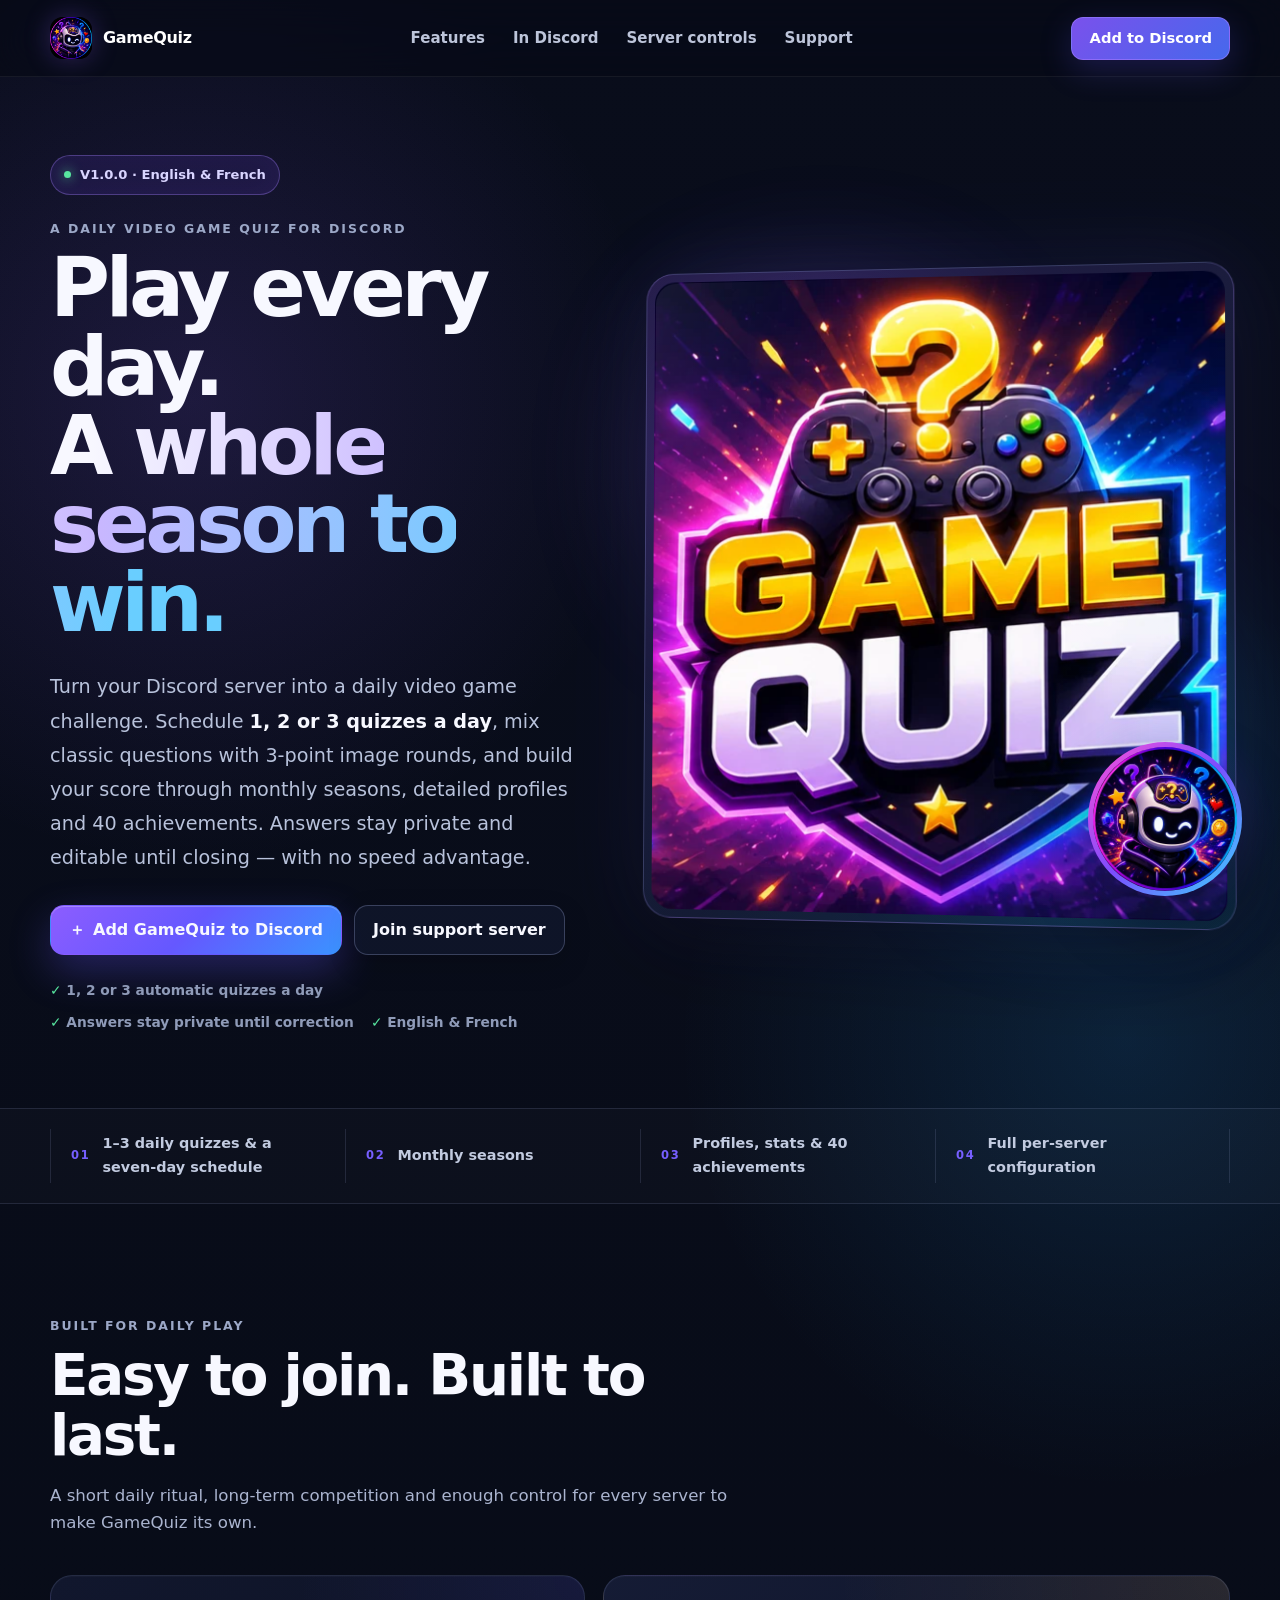
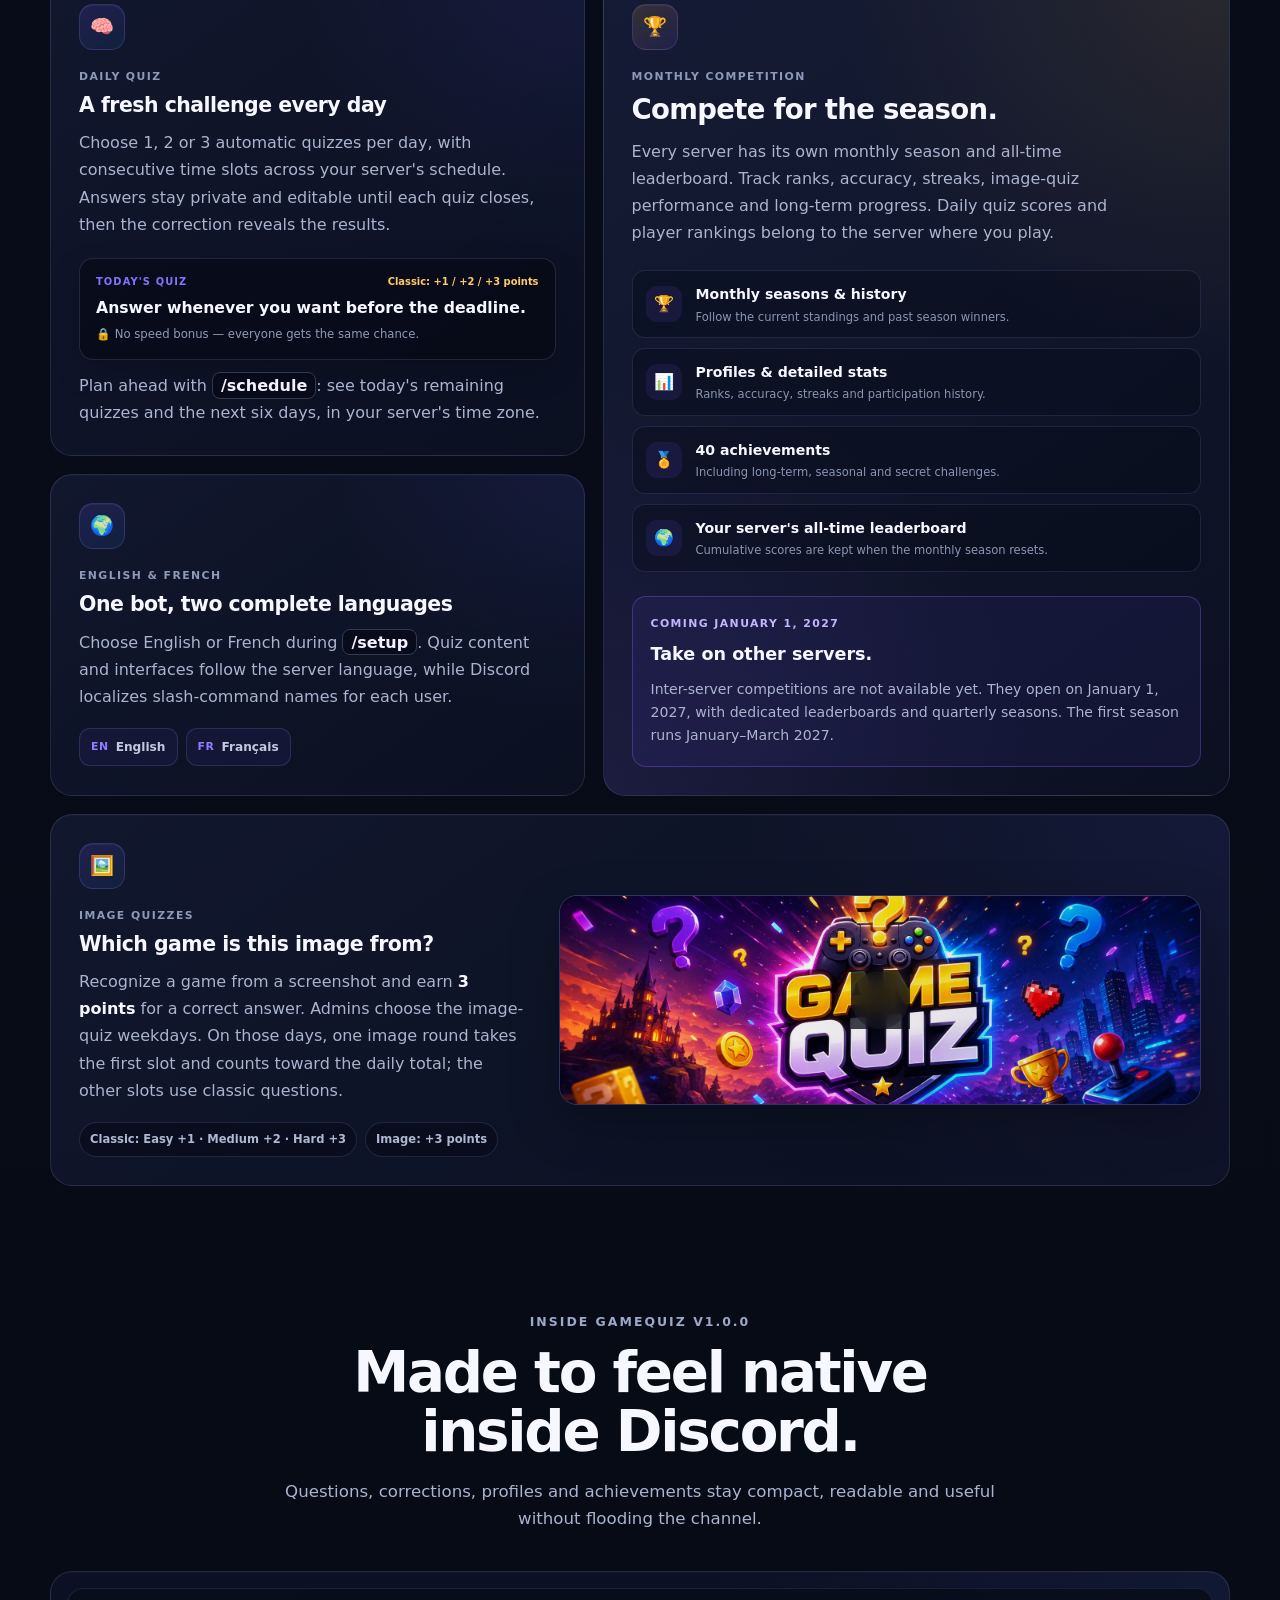
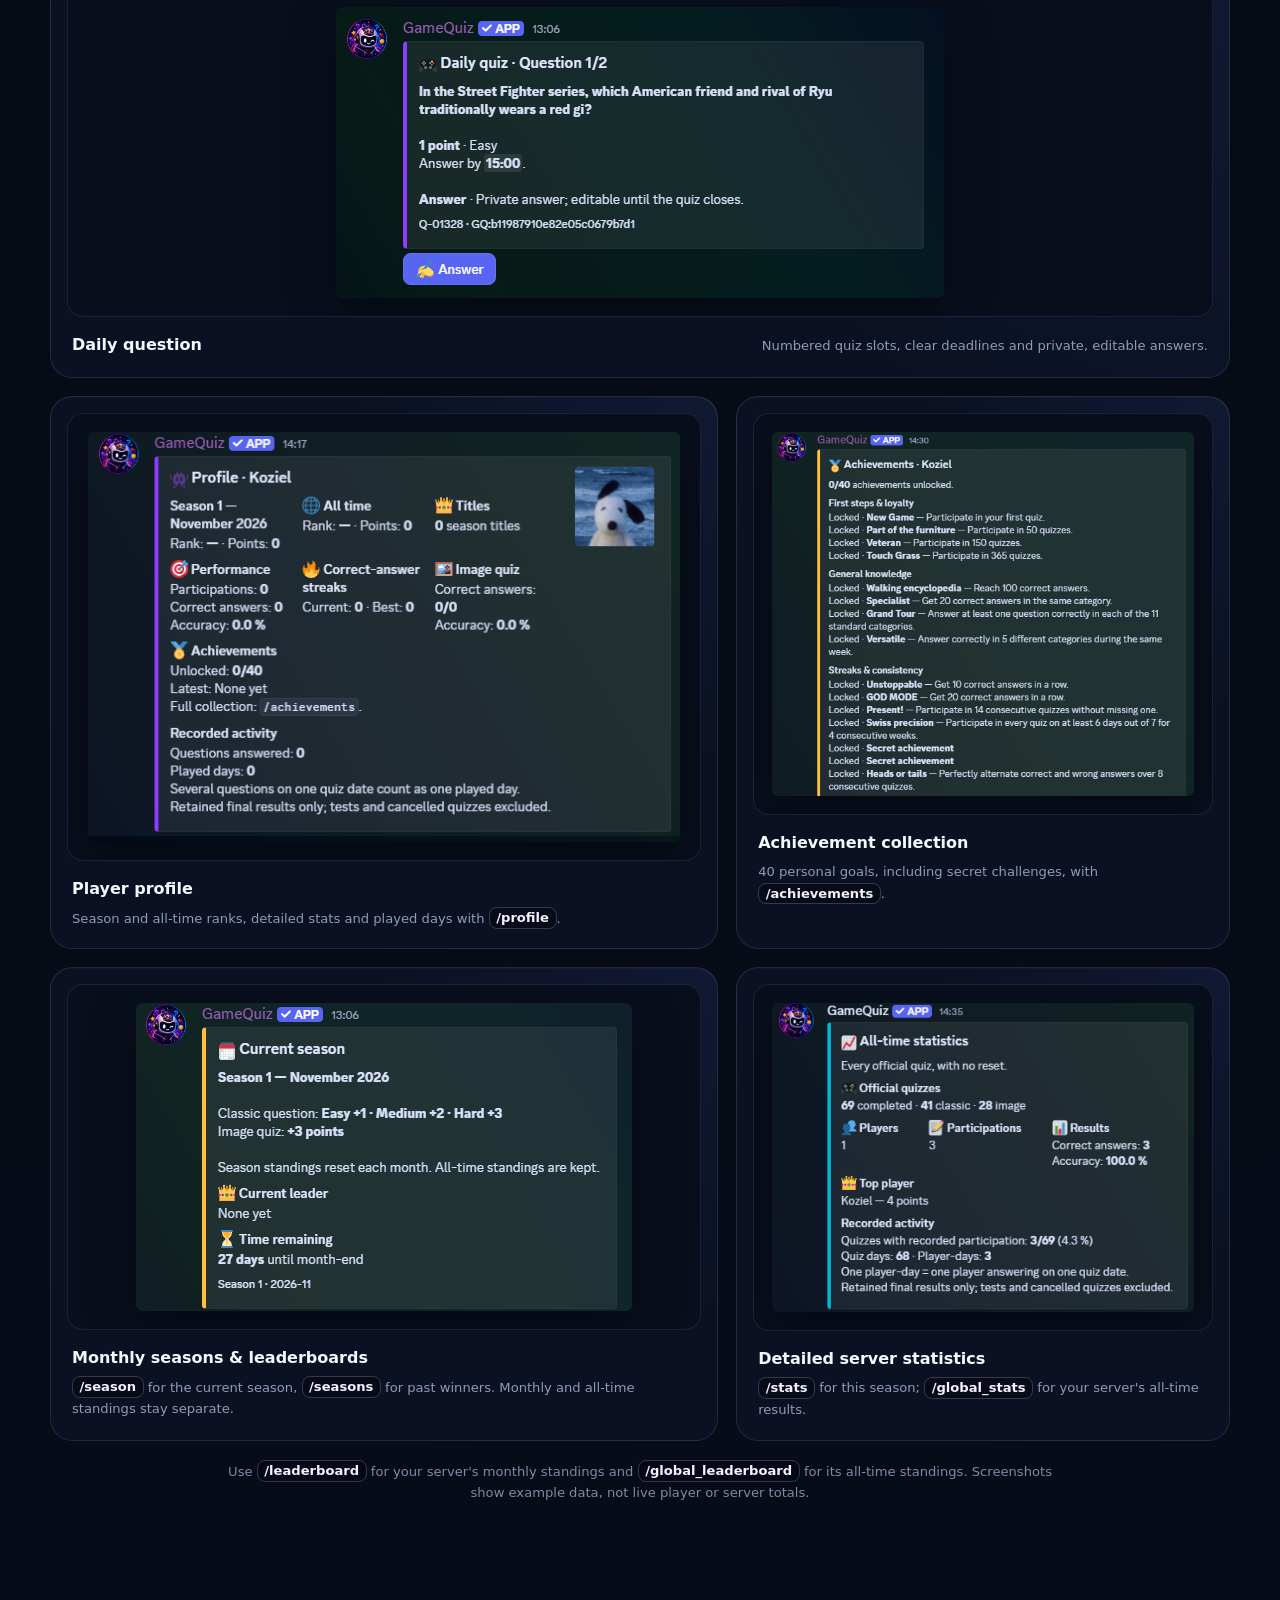
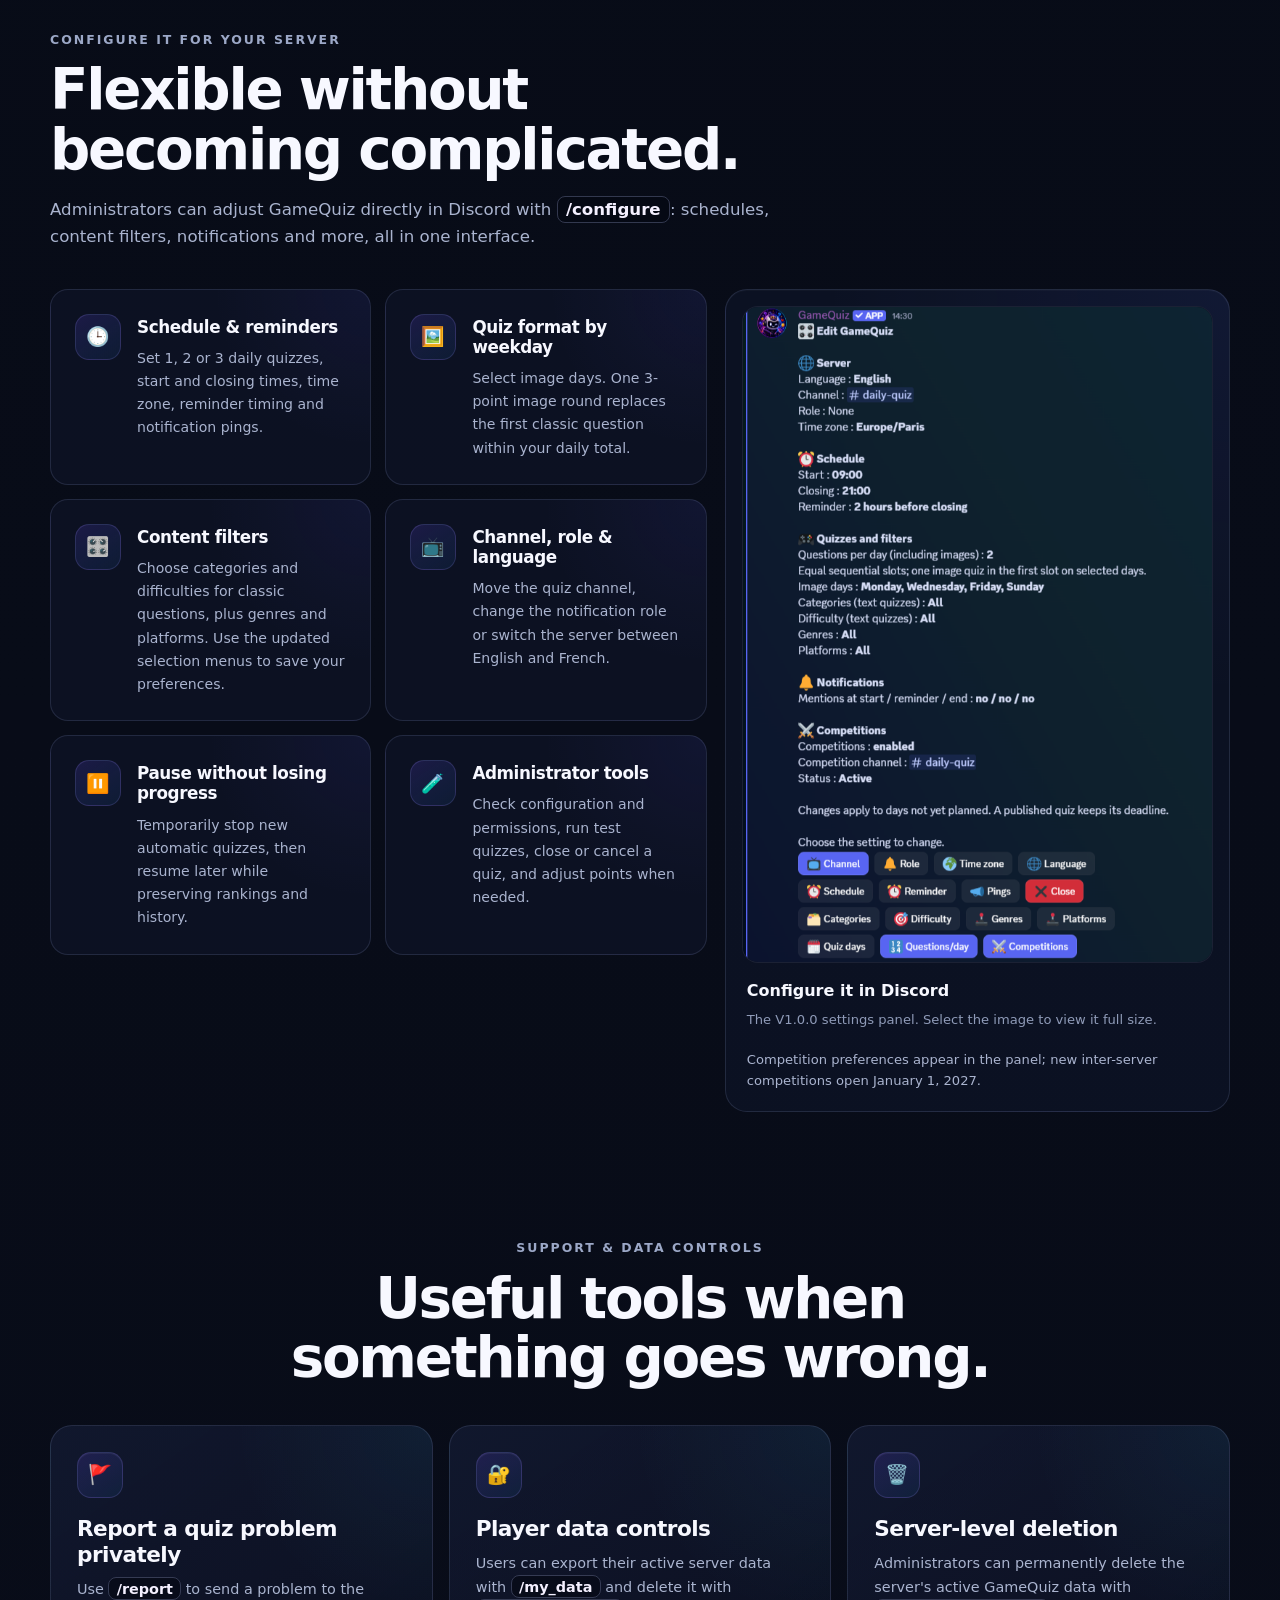
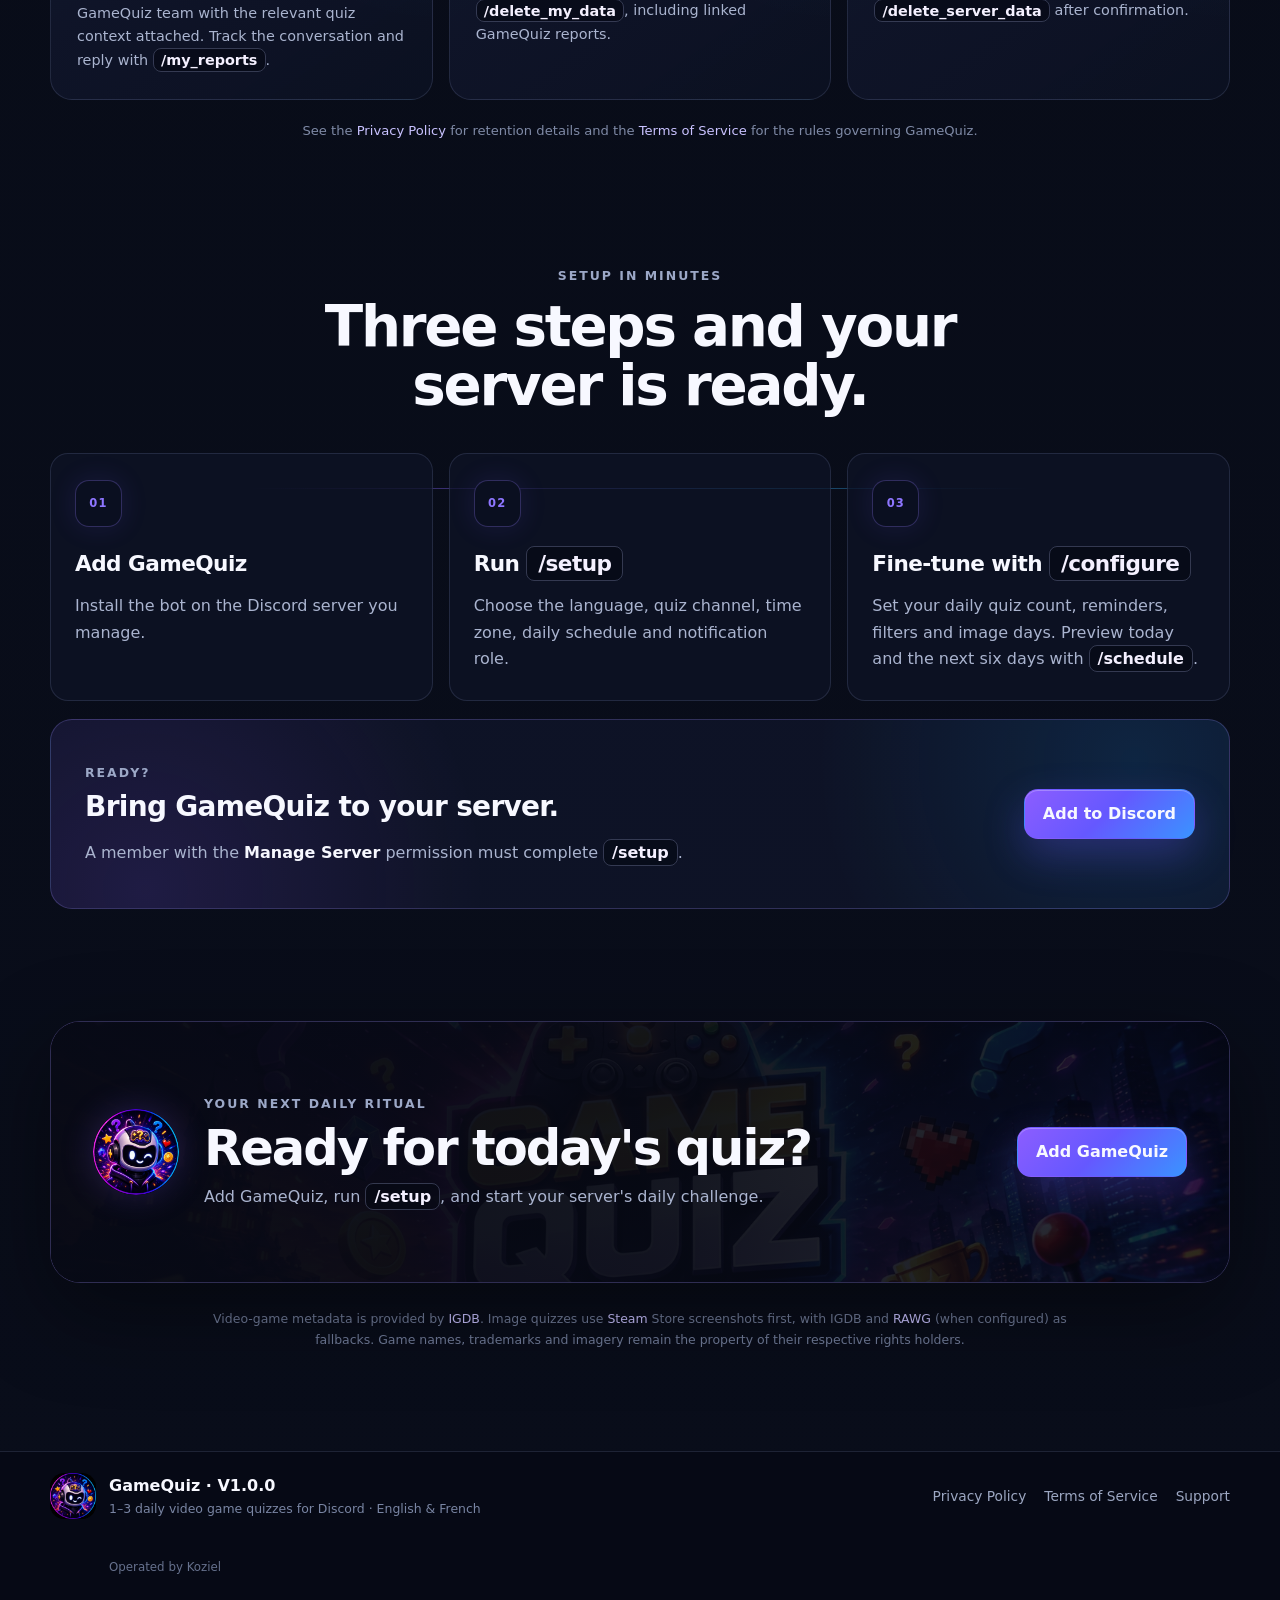
<file: index.html>
<!doctype html>
<html lang="en">
<head>
  <meta charset="utf-8">
  <meta name="viewport" content="width=device-width, initial-scale=1">
  <meta name="theme-color" content="#0b1020">
  <title>GameQuiz V1.0.0 — Video Game Quizzes for Discord</title>
  <meta name="description" content="Bring GameQuiz V1.0.0 to Discord: 1, 2 or 3 quizzes a day, 3-point image rounds, a seven-day schedule, monthly leaderboards, profiles and 40 achievements. English & French.">
  <link rel="canonical" href="https://gamequizbot.github.io/gamequiz-site/">

  <meta property="og:type" content="website">
  <meta property="og:title" content="GameQuiz V1.0.0 — Video Game Quizzes for Discord">
  <meta property="og:description" content="1, 2 or 3 quizzes a day. Private answers, 3-point image rounds, monthly leaderboards and 40 achievements. Inter-server competitions open January 1, 2027.">
  <meta property="og:url" content="https://gamequizbot.github.io/gamequiz-site/">
  <meta property="og:image" content="https://gamequizbot.github.io/gamequiz-site/assets/gamequiz-banner.webp">
  <meta property="og:image:alt" content="GameQuiz neon arcade artwork with a controller, question marks and trophies">
  <meta name="twitter:card" content="summary_large_image">
  <meta name="twitter:title" content="GameQuiz V1.0.0 — Video Game Quizzes for Discord">
  <meta name="twitter:description" content="1, 2 or 3 quizzes a day. Private answers, 3-point image rounds, monthly leaderboards and 40 achievements. Inter-server competitions open January 1, 2027.">
  <meta name="twitter:image" content="https://gamequizbot.github.io/gamequiz-site/assets/gamequiz-banner.webp">
  <meta name="twitter:image:alt" content="GameQuiz neon arcade artwork with a controller, question marks and trophies">

  <link rel="icon" href="assets/gamequiz-avatar.webp" type="image/webp">
  <link rel="preload" href="assets/gamequiz-banner.webp" as="image" type="image/webp">
  <link rel="stylesheet" href="style.css?v=100">
</head>
<body class="home-page">
  <a class="skip-link" href="#main-content">Skip to content</a>

  <header class="site-header">
    <div class="shell nav-shell">
      <a class="brand" href="index.html" aria-label="GameQuiz home">
        <img src="assets/gamequiz-avatar.webp" alt="" width="44" height="44">
        <span>GameQuiz</span>
      </a>

      <nav class="site-nav" aria-label="Primary navigation">
        <a href="#features">Features</a>
        <a href="#discord-preview">In Discord</a>
        <a href="#server-controls">Server controls</a>
        <a href="support.html">Support</a>
      </nav>

      <a class="nav-cta" href="https://discord.com/oauth2/authorize?client_id=1542211007458451649">Add to Discord</a>
    </div>
  </header>

  <main id="main-content" class="site-main">
    <section class="hero shell" aria-labelledby="hero-title">
      <div class="hero-copy">
        <span class="language-pill static-pill">
          <span class="status-dot" aria-hidden="true"></span>
          V1.0.0 · English & French
        </span>

        <p class="eyebrow">A DAILY VIDEO GAME QUIZ FOR DISCORD</p>
        <h1 id="hero-title">Play every day.<br><span>A whole season to win.</span></h1>
        <p class="hero-lead">Turn your Discord server into a daily video game challenge. Schedule <strong>1, 2 or 3 quizzes a day</strong>, mix classic questions with 3-point image rounds, and build your score through monthly seasons, detailed profiles and 40 achievements. Answers stay private and editable until closing — with no speed advantage.</p>

        <div class="hero-actions">
          <a class="btn primary" href="https://discord.com/oauth2/authorize?client_id=1542211007458451649">
            <span aria-hidden="true">＋</span> Add GameQuiz to Discord
          </a>
          <a class="btn secondary" href="https://discord.gg/eeuk8C4dnR">Join support server</a>
        </div>

        <div class="hero-points" aria-label="GameQuiz highlights">
          <span>✓ 1, 2 or 3 automatic quizzes a day</span>
          <span>✓ Answers stay private until correction</span>
          <span>✓ English & French</span>
        </div>
      </div>

      <div class="hero-visual" aria-label="GameQuiz artwork">
        <div class="visual-glow glow-one" aria-hidden="true"></div>
        <div class="visual-glow glow-two" aria-hidden="true"></div>
        <div class="banner-card">
          <img class="hero-banner" src="assets/gamequiz-banner.webp" alt="GameQuiz artwork with a controller, question marks, trophy and gaming symbols" width="1600" height="640" fetchpriority="high">
          <div class="banner-shine" aria-hidden="true"></div>
        </div>
        <div class="avatar-float">
          <img src="assets/gamequiz-avatar.webp" alt="GameQuiz bot mascot" width="600" height="600">
        </div>
      </div>
    </section>

    <section class="proof-strip" aria-label="GameQuiz overview">
      <div class="shell proof-grid">
        <div><strong>01</strong><span>1–3 daily quizzes & a seven-day schedule</span></div>
        <div><strong>02</strong><span>Monthly seasons</span></div>
        <div><strong>03</strong><span>Profiles, stats & 40 achievements</span></div>
        <div><strong>04</strong><span>Full per-server configuration</span></div>
      </div>
    </section>

    <section id="features" class="section shell">
      <div class="section-heading">
        <p class="eyebrow">BUILT FOR DAILY PLAY</p>
        <h2>Easy to join. Built to last.</h2>
        <p>A short daily ritual, long-term competition and enough control for every server to make GameQuiz its own.</p>
      </div>

      <div class="feature-grid">
        <article class="feature-card daily-card">
          <div class="feature-icon" aria-hidden="true">🧠</div>
          <p class="feature-kicker">DAILY QUIZ</p>
          <h3>A fresh challenge every day</h3>
          <p>Choose 1, 2 or 3 automatic quizzes per day, with consecutive time slots across your server's schedule. Answers stay private and editable until each quiz closes, then the correction reveals the results.</p>

          <div class="daily-preview" aria-label="Example daily quiz">
            <div class="daily-preview-top">
              <span>TODAY'S QUIZ</span>
              <span class="daily-preview-points">Classic: +1 / +2 / +3 points</span>
            </div>
            <strong>Answer whenever you want before the deadline.</strong>
            <small>🔒 No speed bonus — everyone gets the same chance.</small>
          </div>
          <p>Plan ahead with <code>/schedule</code>: see today's remaining quizzes and the next six days, in your server's time zone.</p>
        </article>

        <article class="feature-card competition-card">
          <div class="feature-icon" aria-hidden="true">🏆</div>
          <p class="feature-kicker">MONTHLY COMPETITION</p>
          <h3>Compete for the season.</h3>
          <p>Every server has its own monthly season and all-time leaderboard. Track ranks, accuracy, streaks, image-quiz performance and long-term progress. Daily quiz scores and player rankings belong to the server where you play.</p>

          <div class="competition-panel" aria-label="Competition features">
            <div class="competition-row">
              <span class="competition-symbol">🏆</span>
              <div><strong>Monthly seasons & history</strong><small>Follow the current standings and past season winners.</small></div>
            </div>
            <div class="competition-row">
              <span class="competition-symbol">📊</span>
              <div><strong>Profiles & detailed stats</strong><small>Ranks, accuracy, streaks and participation history.</small></div>
            </div>
            <div class="competition-row">
              <span class="competition-symbol">🏅</span>
              <div><strong>40 achievements</strong><small>Including long-term, seasonal and secret challenges.</small></div>
            </div>
            <div class="competition-row">
              <span class="competition-symbol">🌍</span>
              <div><strong>Your server's all-time leaderboard</strong><small>Cumulative scores are kept when the monthly season resets.</small></div>
            </div>
          </div>
          <aside class="competition-launch" aria-label="Upcoming inter-server competitions">
            <p class="feature-kicker">COMING JANUARY 1, 2027</p>
            <h4>Take on other servers.</h4>
            <p>Inter-server competitions are not available yet. They open on <time datetime="2027-01-01">January 1, 2027</time>, with dedicated leaderboards and quarterly seasons. The first season runs January–March 2027.</p>
          </aside>
        </article>

        <article class="feature-card language-card">
          <div class="feature-icon" aria-hidden="true">🌍</div>
          <p class="feature-kicker">ENGLISH & FRENCH</p>
          <h3>One bot, two complete languages</h3>
          <p>Choose English or French during <code>/setup</code>. Quiz content and interfaces follow the server language, while Discord localizes slash-command names for each user.</p>
          <div class="language-options" aria-hidden="true">
            <span><b>EN</b> English</span>
            <span><b>FR</b> Français</span>
          </div>
        </article>

        <article class="feature-card image-card">
          <div class="feature-copy">
            <div class="feature-icon" aria-hidden="true">🖼️</div>
            <p class="feature-kicker">IMAGE QUIZZES</p>
            <h3>Which game is this image from?</h3>
            <p>Recognize a game from a screenshot and earn <strong>3 points</strong> for a correct answer. Admins choose the image-quiz weekdays. On those days, one image round takes the first slot and counts toward the daily total; the other slots use classic questions.</p>
            <div class="source-pills" aria-label="Quiz scoring">
              <span>Classic: Easy +1 · Medium +2 · Hard +3</span><span>Image: +3 points</span>
            </div>
          </div>
          <div class="image-quiz-preview" aria-hidden="true">
            <img src="assets/gamequiz-banner.webp" alt="" width="1600" height="640" loading="lazy">
            <span>?</span>
          </div>
        </article>
      </div>
    </section>

    <section id="discord-preview" class="section shell showcase-section">
      <div class="section-heading centered">
        <p class="eyebrow">INSIDE GAMEQUIZ V1.0.0</p>
        <h2>Made to feel native inside Discord.</h2>
        <p>Questions, corrections, profiles and achievements stay compact, readable and useful without flooding the channel.</p>
      </div>

      <div class="showcase-grid">
        <figure class="showcase-card showcase-wide">
          <div class="showcase-frame"><img src="question-classic-starts.png" alt="GameQuiz V1.0.0 classic quiz in Discord, showing question 1 of 2 and the private Answer button" width="608" height="291" loading="lazy"></div>
          <figcaption><strong>Daily question</strong><span>Numbered quiz slots, clear deadlines and private, editable answers.</span></figcaption>
        </figure>
        <figure class="showcase-card">
          <div class="showcase-frame"><img src="profile.png" alt="GameQuiz V1.0.0 player profile with monthly and all-time ranks, accuracy, streaks, achievements and recorded activity" width="597" height="413" loading="lazy"></div>
          <figcaption><strong>Player profile</strong><span>Season and all-time ranks, detailed stats and played days with <code>/profile</code>.</span></figcaption>
        </figure>
        <figure class="showcase-card">
          <div class="showcase-frame showcase-tall"><img src="trophee.png" alt="GameQuiz V1.0.0 achievement collection showing participation, knowledge and streak challenges" width="596" height="514" loading="lazy"></div>
          <figcaption><strong>Achievement collection</strong><span>40 personal goals, including secret challenges, with <code>/achievements</code>.</span></figcaption>
        </figure>
        <figure class="showcase-card">
          <div class="showcase-frame"><img src="season.png" alt="GameQuiz current monthly season with classic and image scoring rules and time until month-end" width="496" height="308" loading="lazy"></div>
          <figcaption><strong>Monthly seasons & leaderboards</strong><span><code>/season</code> for the current season, <code>/seasons</code> for past winners. Monthly and all-time standings stay separate.</span></figcaption>
        </figure>
        <figure class="showcase-card">
          <div class="showcase-frame"><img src="stats-globales.png" alt="GameQuiz all-time server statistics with classic and image quiz totals, participation, accuracy and recorded activity" width="488" height="357" loading="lazy"></div>
          <figcaption><strong>Detailed server statistics</strong><span><code>/stats</code> for this season; <code>/global_stats</code> for your server's all-time results.</span></figcaption>
        </figure>
      </div>
      <p class="trust-note">Use <code>/leaderboard</code> for your server's monthly standings and <code>/global_leaderboard</code> for its all-time standings. Screenshots show example data, not live player or server totals.</p>
    </section>

    <section id="server-controls" class="section shell controls-section">
      <div class="section-heading">
        <p class="eyebrow">CONFIGURE IT FOR YOUR SERVER</p>
        <h2>Flexible without becoming complicated.</h2>
        <p>Administrators can adjust GameQuiz directly in Discord with <code>/configure</code>: schedules, content filters, notifications and more, all in one interface.</p>
      </div>

      <div class="controls-layout">
        <div class="control-grid">
          <article class="control-card"><span>🕒</span><div><h3>Schedule & reminders</h3><p>Set 1, 2 or 3 daily quizzes, start and closing times, time zone, reminder timing and notification pings.</p></div></article>
          <article class="control-card"><span>🖼️</span><div><h3>Quiz format by weekday</h3><p>Select image days. One 3-point image round replaces the first classic question within your daily total.</p></div></article>
          <article class="control-card"><span>🎛️</span><div><h3>Content filters</h3><p>Choose categories and difficulties for classic questions, plus genres and platforms. Use the updated selection menus to save your preferences.</p></div></article>
          <article class="control-card"><span>📺</span><div><h3>Channel, role & language</h3><p>Move the quiz channel, change the notification role or switch the server between English and French.</p></div></article>
          <article class="control-card"><span>⏸️</span><div><h3>Pause without losing progress</h3><p>Temporarily stop new automatic quizzes, then resume later while preserving rankings and history.</p></div></article>
          <article class="control-card"><span>🧪</span><div><h3>Administrator tools</h3><p>Check configuration and permissions, run test quizzes, close or cancel a quiz, and adjust points when needed.</p></div></article>
        </div>
        <figure class="showcase-card configuration-card">
          <a class="showcase-frame" href="configurer.png" aria-label="View the full-size GameQuiz V1.0.0 configuration screenshot"><img src="configurer.png" alt="GameQuiz V1.0.0 configuration panel with schedule, questions per day, image days, filters, notifications and competition preferences" width="646" height="902" loading="lazy"></a>
          <figcaption><strong>Configure it in Discord</strong><span>The V1.0.0 settings panel. Select the image to view it full size.</span></figcaption>
          <p class="configuration-note">Competition preferences appear in the panel; new inter-server competitions open January 1, 2027.</p>
        </figure>
      </div>
    </section>

    <section class="section shell trust-section">
      <div class="section-heading centered">
        <p class="eyebrow">SUPPORT & DATA CONTROLS</p>
        <h2>Useful tools when something goes wrong.</h2>
      </div>
      <div class="trust-grid">
        <article class="trust-card">
          <div class="feature-icon" aria-hidden="true">🚩</div>
          <h3>Report a quiz problem privately</h3>
          <p>Use <code>/report</code> to send a problem to the GameQuiz team with the relevant quiz context attached. Track the conversation and reply with <code>/my_reports</code>.</p>
        </article>
        <article class="trust-card">
          <div class="feature-icon" aria-hidden="true">🔐</div>
          <h3>Player data controls</h3>
          <p>Users can export their active server data with <code>/my_data</code> and delete it with <code>/delete_my_data</code>, including linked GameQuiz reports.</p>
        </article>
        <article class="trust-card">
          <div class="feature-icon" aria-hidden="true">🗑️</div>
          <h3>Server-level deletion</h3>
          <p>Administrators can permanently delete the server's active GameQuiz data with <code>/delete_server_data</code> after confirmation.</p>
        </article>
      </div>
      <p class="trust-note">See the <a href="privacy.html">Privacy Policy</a> for retention details and the <a href="terms.html">Terms of Service</a> for the rules governing GameQuiz.</p>
    </section>

    <section id="how-it-works" class="section shell steps-section">
      <div class="section-heading centered">
        <p class="eyebrow">SETUP IN MINUTES</p>
        <h2>Three steps and your server is ready.</h2>
      </div>

      <div class="steps-grid">
        <article class="step-card">
          <span class="step-number">01</span>
          <h3>Add GameQuiz</h3>
          <p>Install the bot on the Discord server you manage.</p>
        </article>
        <article class="step-card">
          <span class="step-number">02</span>
          <h3>Run <code>/setup</code></h3>
          <p>Choose the language, quiz channel, time zone, daily schedule and notification role.</p>
        </article>
        <article class="step-card">
          <span class="step-number">03</span>
          <h3>Fine-tune with <code>/configure</code></h3>
          <p>Set your daily quiz count, reminders, filters and image days. Preview today and the next six days with <code>/schedule</code>.</p>
        </article>
      </div>

      <div class="setup-cta">
        <div>
          <p class="eyebrow">READY?</p>
          <h3>Bring GameQuiz to your server.</h3>
          <p>A member with the <strong>Manage Server</strong> permission must complete <code>/setup</code>.</p>
        </div>
        <a class="btn primary" href="https://discord.com/oauth2/authorize?client_id=1542211007458451649">Add to Discord</a>
      </div>
    </section>

    <section class="section shell final-cta">
      <div class="final-cta-art" aria-hidden="true">
        <img src="assets/gamequiz-banner.webp" alt="" width="1600" height="640" loading="lazy">
      </div>
      <div class="final-cta-content">
        <img src="assets/gamequiz-avatar.webp" alt="" width="88" height="88" loading="lazy">
        <div>
          <p class="eyebrow">YOUR NEXT DAILY RITUAL</p>
          <h2>Ready for today's quiz?</h2>
          <p>Add GameQuiz, run <code>/setup</code>, and start your server's daily challenge.</p>
        </div>
        <a class="btn primary" href="https://discord.com/oauth2/authorize?client_id=1542211007458451649">Add GameQuiz</a>
      </div>
    </section>

    <section class="shell attribution" aria-label="Third-party attribution">
      <p>Video-game metadata is provided by <a href="https://www.igdb.com/">IGDB</a>. Image quizzes use <a href="https://store.steampowered.com/">Steam</a> Store screenshots first, with IGDB and <a href="https://rawg.io/">RAWG</a> (when configured) as fallbacks. Game names, trademarks and imagery remain the property of their respective rights holders.</p>
    </section>
  </main>

  <footer class="site-footer">
    <div class="shell footer-grid">
      <div class="footer-brand">
        <img src="assets/gamequiz-avatar.webp" alt="" width="48" height="48" loading="lazy">
        <div><strong>GameQuiz · V1.0.0</strong><span>1–3 daily video game quizzes for Discord · English & French</span></div>
      </div>
      <div class="footer-links">
        <a href="privacy.html">Privacy Policy</a>
        <a href="terms.html">Terms of Service</a>
        <a href="support.html">Support</a>
      </div>
      <p class="footer-operator">Operated by Koziel</p>
    </div>
  </footer>
</body>
</html>
</file>
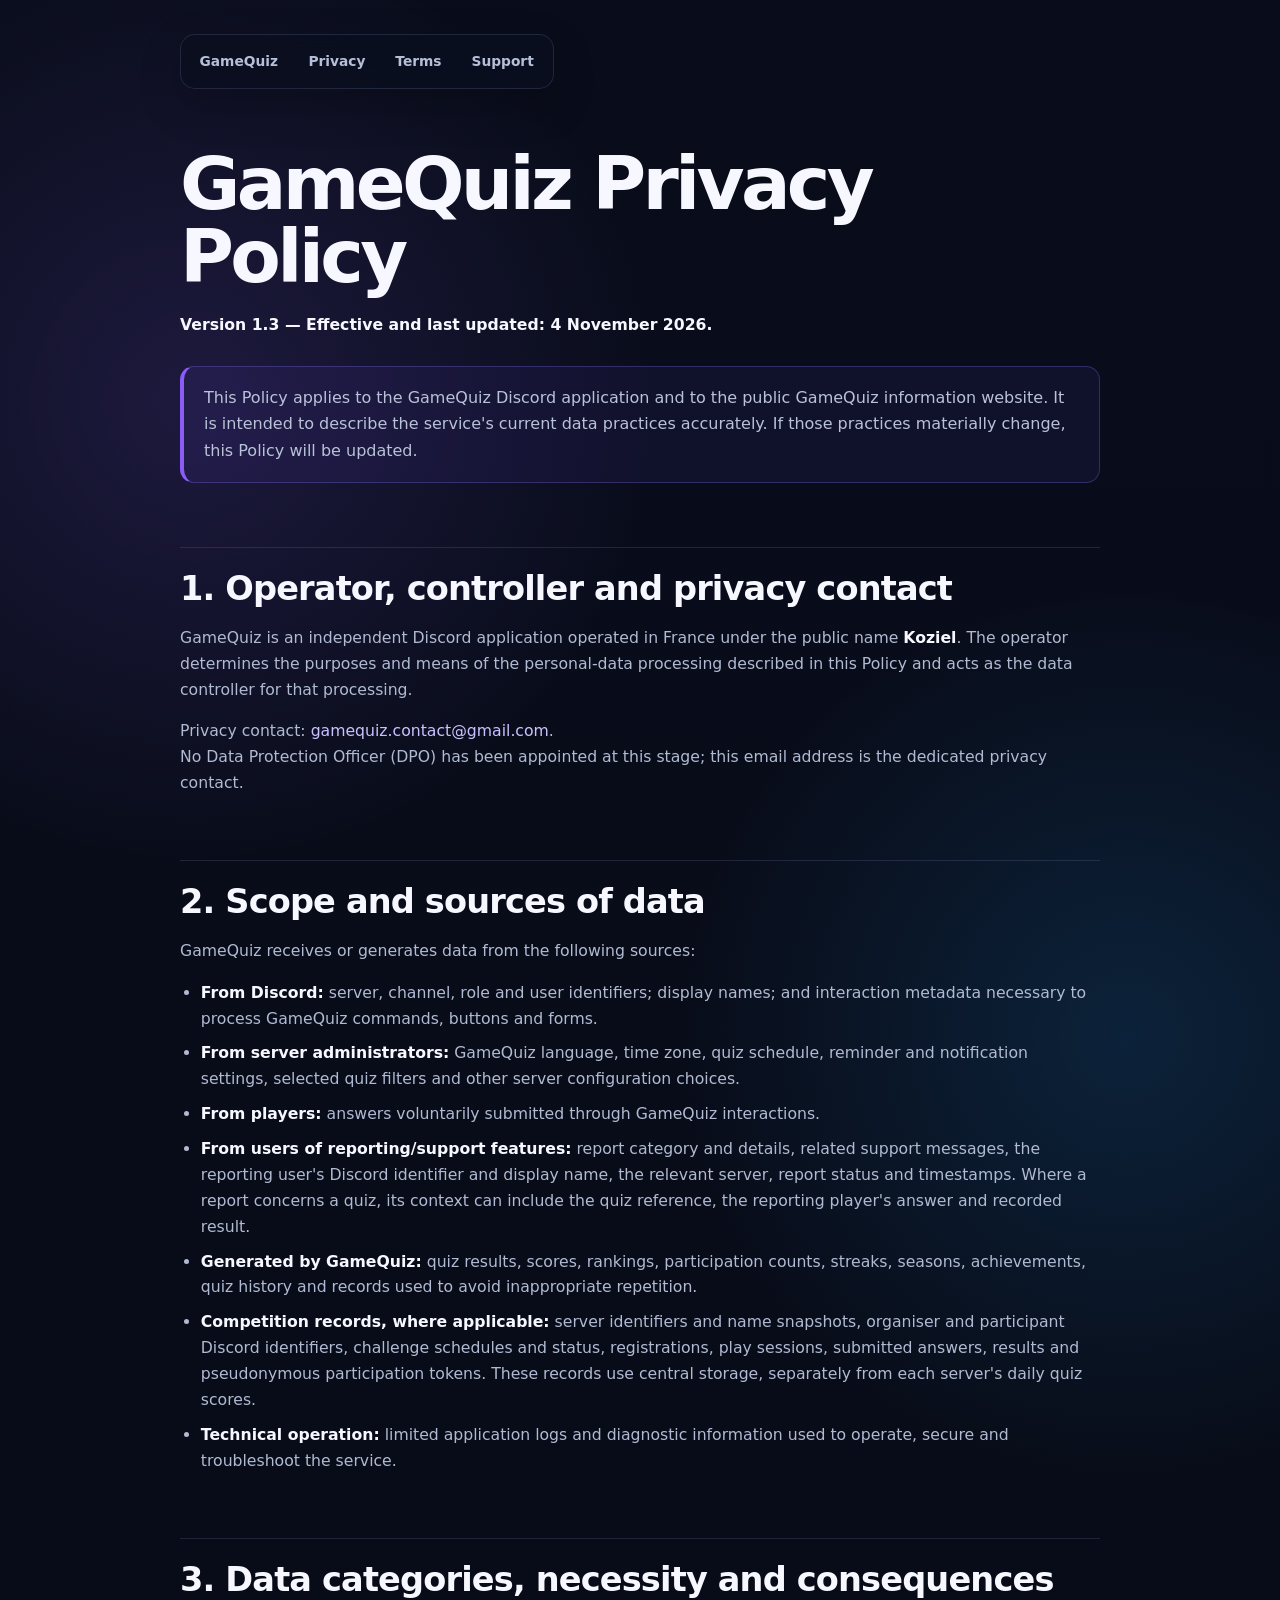
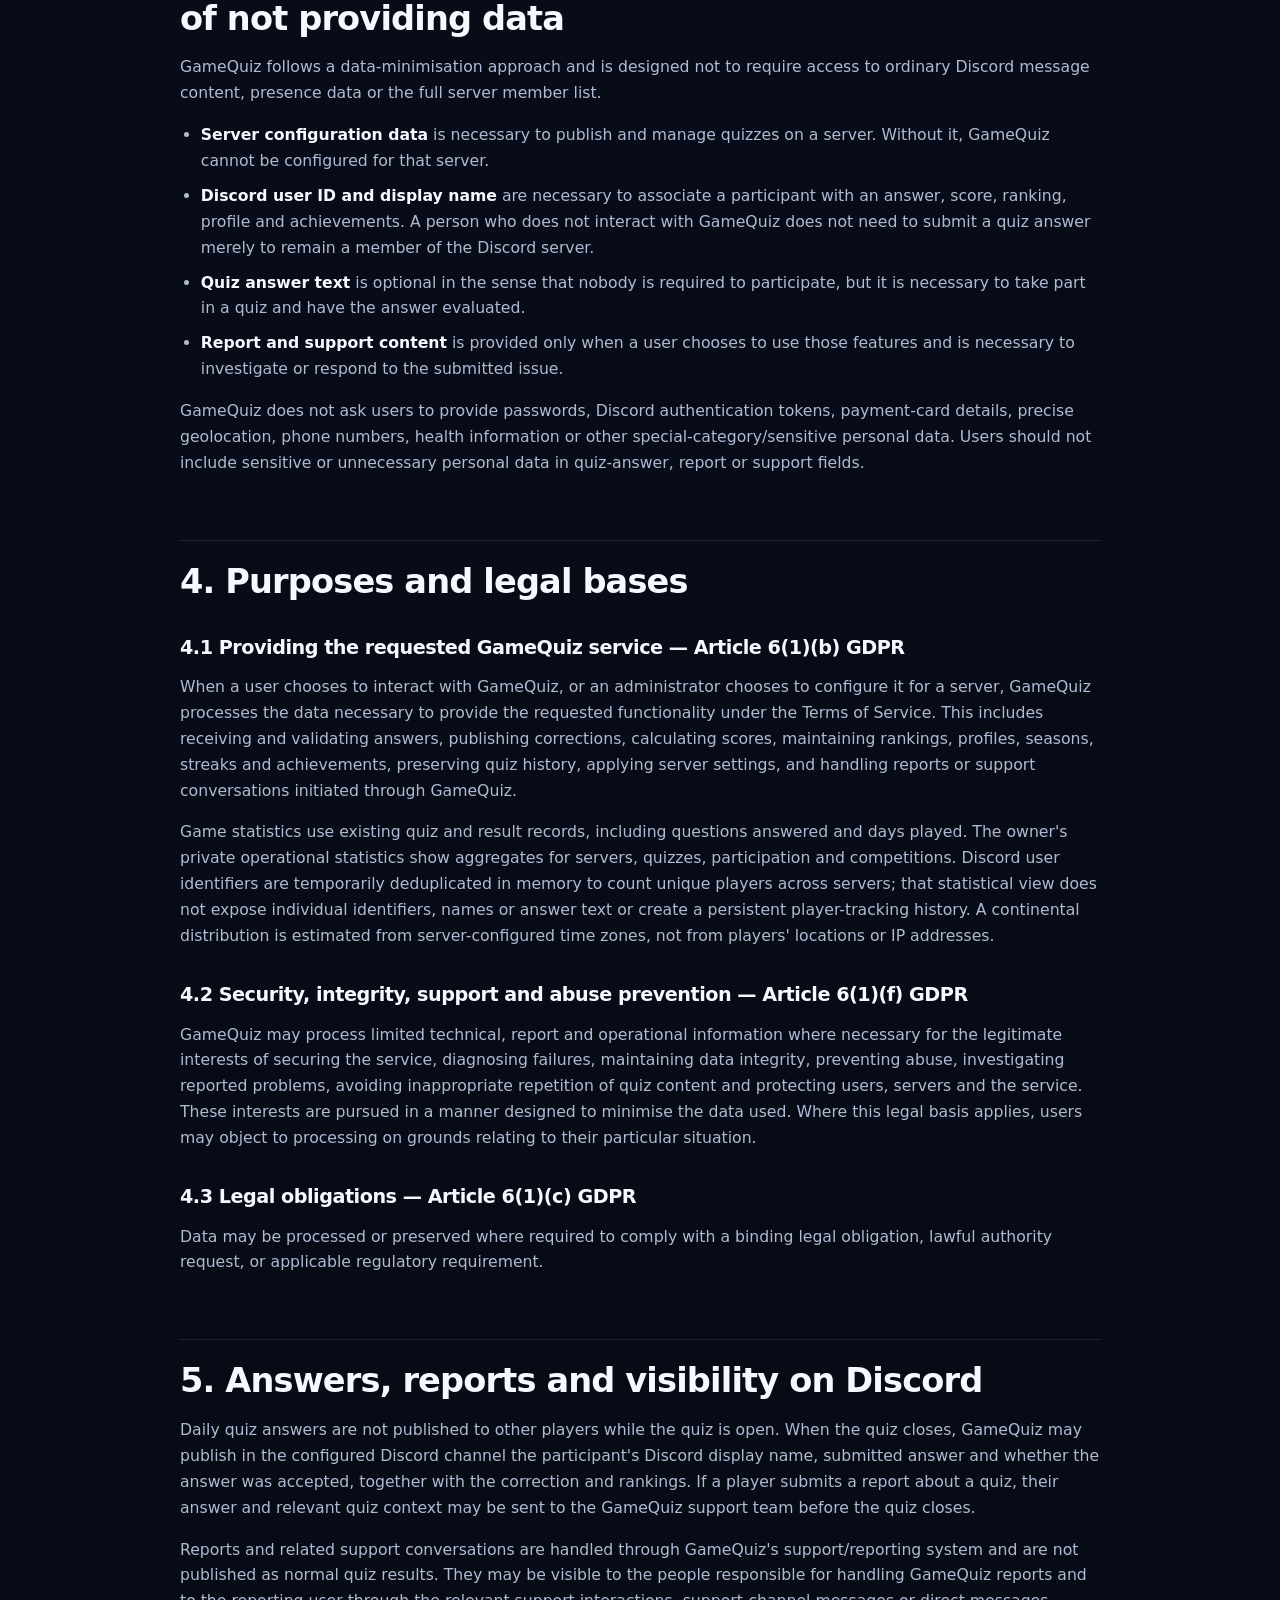
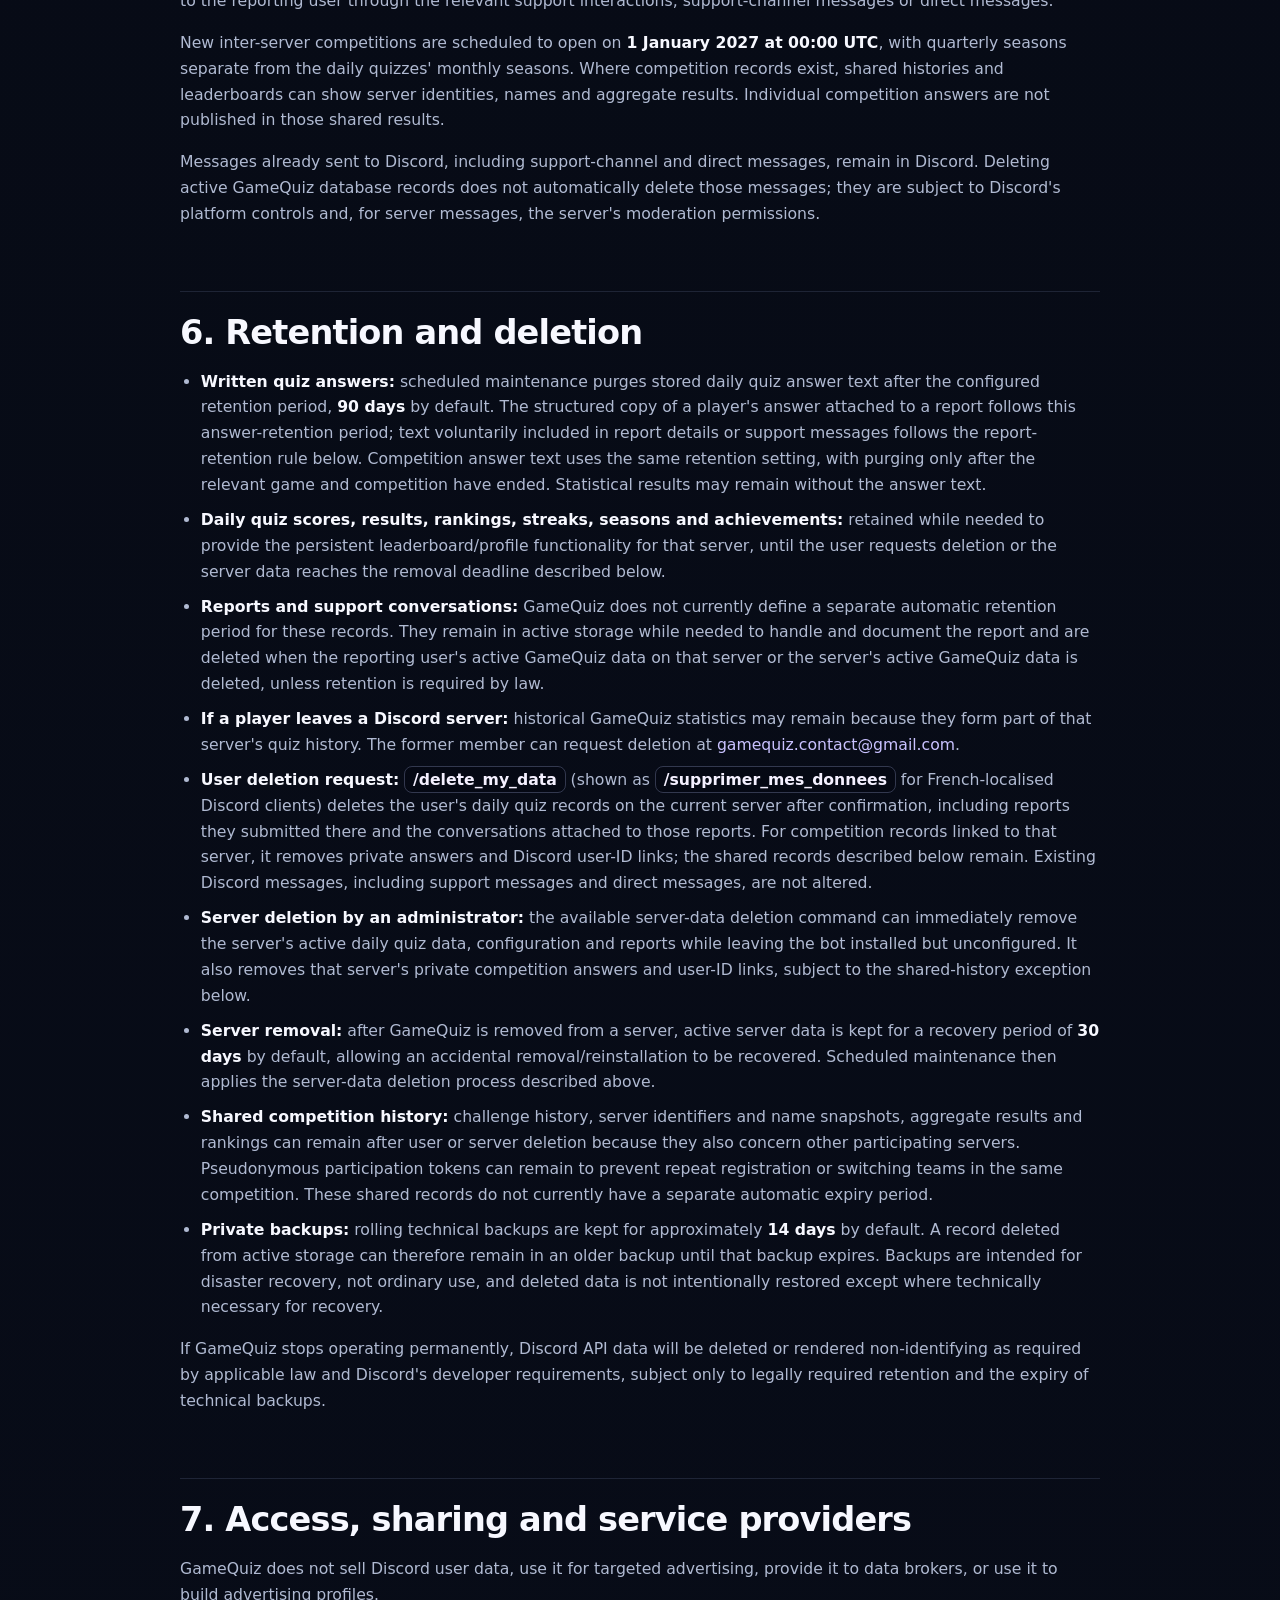
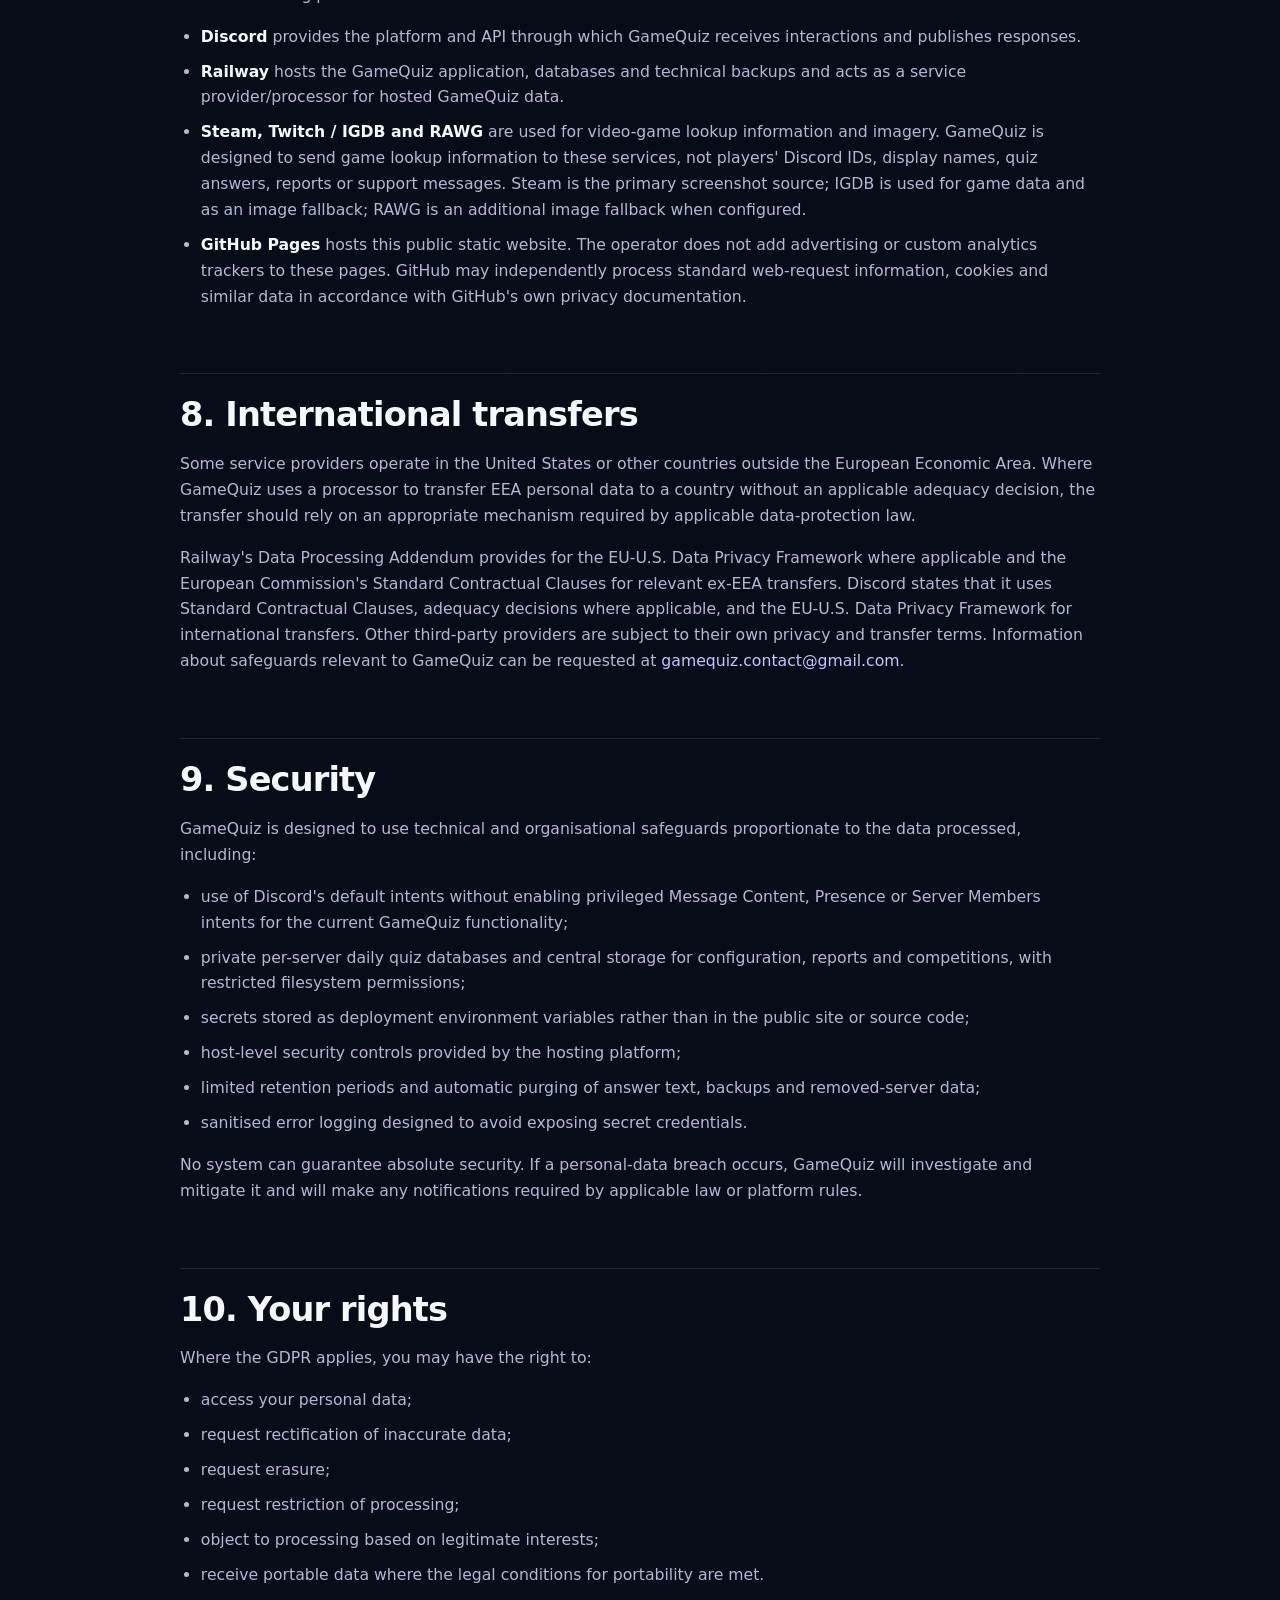
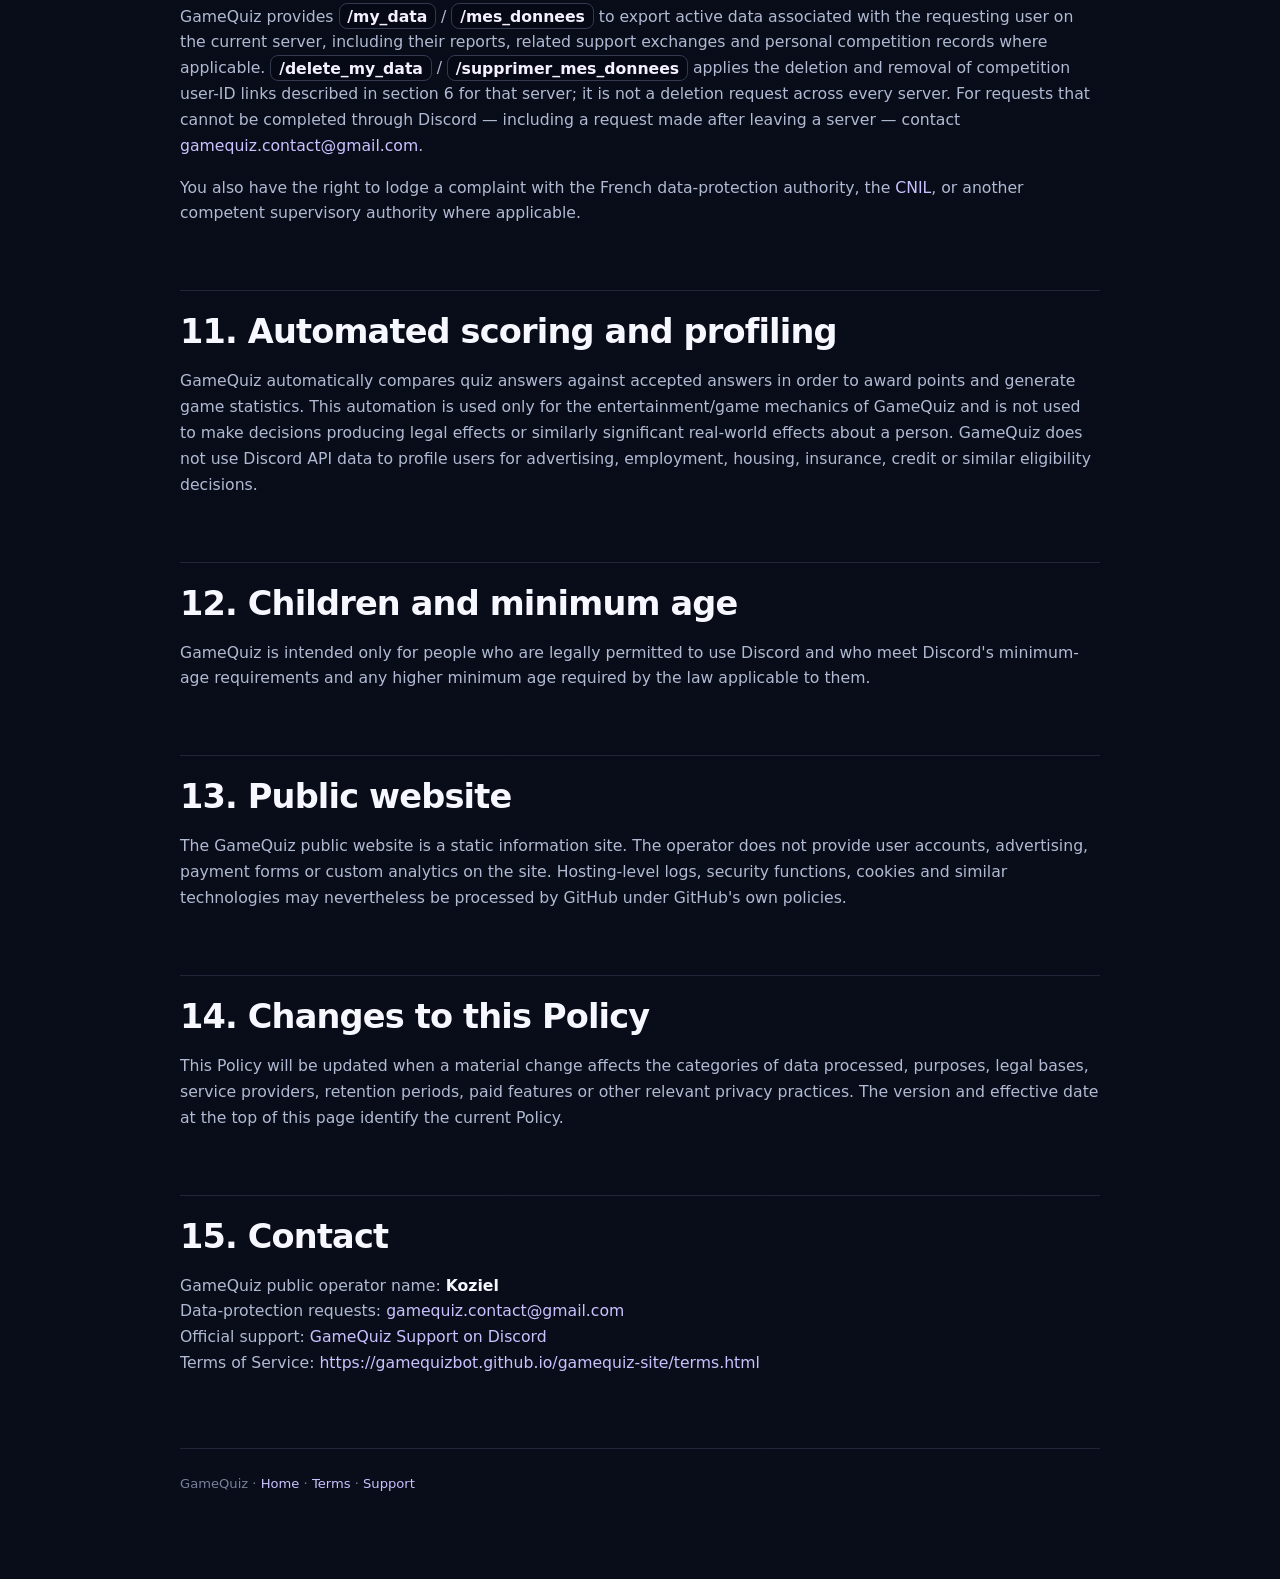
<file: privacy.html>
<!doctype html>
<html lang="en">
<head>
<meta charset="utf-8">
<meta name="viewport" content="width=device-width,initial-scale=1">
<title>GameQuiz Privacy Policy</title>
<meta name="description" content="GameQuiz Privacy Policy — how the Discord bot processes, stores and deletes data.">
<link rel="stylesheet" href="style.css?v=5">
</head>
<body><main>
<nav>
<a href="index.html">GameQuiz</a>
<a href="privacy.html">Privacy</a>
<a href="terms.html">Terms</a>
<a href="support.html">Support</a>
</nav>

<h1>GameQuiz Privacy Policy</h1>
<p><strong>Version 1.3 — Effective and last updated: 4 November 2026.</strong></p>
<div class="notice">This Policy applies to the GameQuiz Discord application and to the public GameQuiz information website. It is intended to describe the service's current data practices accurately. If those practices materially change, this Policy will be updated.</div>

<h2>1. Operator, controller and privacy contact</h2>
<p>GameQuiz is an independent Discord application operated in France under the public name <strong>Koziel</strong>. The operator determines the purposes and means of the personal-data processing described in this Policy and acts as the data controller for that processing.</p>
<p>Privacy contact: <a href="mailto:gamequiz.contact@gmail.com">gamequiz.contact@gmail.com</a>.<br>No Data Protection Officer (DPO) has been appointed at this stage; this email address is the dedicated privacy contact.</p>

<h2>2. Scope and sources of data</h2>
<p>GameQuiz receives or generates data from the following sources:</p>
<ul>
<li><strong>From Discord:</strong> server, channel, role and user identifiers; display names; and interaction metadata necessary to process GameQuiz commands, buttons and forms.</li>
<li><strong>From server administrators:</strong> GameQuiz language, time zone, quiz schedule, reminder and notification settings, selected quiz filters and other server configuration choices.</li>
<li><strong>From players:</strong> answers voluntarily submitted through GameQuiz interactions.</li>
<li><strong>From users of reporting/support features:</strong> report category and details, related support messages, the reporting user's Discord identifier and display name, the relevant server, report status and timestamps. Where a report concerns a quiz, its context can include the quiz reference, the reporting player's answer and recorded result.</li>
<li><strong>Generated by GameQuiz:</strong> quiz results, scores, rankings, participation counts, streaks, seasons, achievements, quiz history and records used to avoid inappropriate repetition.</li>
<li><strong>Competition records, where applicable:</strong> server identifiers and name snapshots, organiser and participant Discord identifiers, challenge schedules and status, registrations, play sessions, submitted answers, results and pseudonymous participation tokens. These records use central storage, separately from each server's daily quiz scores.</li>
<li><strong>Technical operation:</strong> limited application logs and diagnostic information used to operate, secure and troubleshoot the service.</li>
</ul>

<h2>3. Data categories, necessity and consequences of not providing data</h2>
<p>GameQuiz follows a data-minimisation approach and is designed not to require access to ordinary Discord message content, presence data or the full server member list.</p>
<ul>
<li><strong>Server configuration data</strong> is necessary to publish and manage quizzes on a server. Without it, GameQuiz cannot be configured for that server.</li>
<li><strong>Discord user ID and display name</strong> are necessary to associate a participant with an answer, score, ranking, profile and achievements. A person who does not interact with GameQuiz does not need to submit a quiz answer merely to remain a member of the Discord server.</li>
<li><strong>Quiz answer text</strong> is optional in the sense that nobody is required to participate, but it is necessary to take part in a quiz and have the answer evaluated.</li>
<li><strong>Report and support content</strong> is provided only when a user chooses to use those features and is necessary to investigate or respond to the submitted issue.</li>
</ul>
<p>GameQuiz does not ask users to provide passwords, Discord authentication tokens, payment-card details, precise geolocation, phone numbers, health information or other special-category/sensitive personal data. Users should not include sensitive or unnecessary personal data in quiz-answer, report or support fields.</p>

<h2>4. Purposes and legal bases</h2>
<h3>4.1 Providing the requested GameQuiz service — Article 6(1)(b) GDPR</h3>
<p>When a user chooses to interact with GameQuiz, or an administrator chooses to configure it for a server, GameQuiz processes the data necessary to provide the requested functionality under the Terms of Service. This includes receiving and validating answers, publishing corrections, calculating scores, maintaining rankings, profiles, seasons, streaks and achievements, preserving quiz history, applying server settings, and handling reports or support conversations initiated through GameQuiz.</p>
<p>Game statistics use existing quiz and result records, including questions answered and days played. The owner's private operational statistics show aggregates for servers, quizzes, participation and competitions. Discord user identifiers are temporarily deduplicated in memory to count unique players across servers; that statistical view does not expose individual identifiers, names or answer text or create a persistent player-tracking history. A continental distribution is estimated from server-configured time zones, not from players' locations or IP addresses.</p>

<h3>4.2 Security, integrity, support and abuse prevention — Article 6(1)(f) GDPR</h3>
<p>GameQuiz may process limited technical, report and operational information where necessary for the legitimate interests of securing the service, diagnosing failures, maintaining data integrity, preventing abuse, investigating reported problems, avoiding inappropriate repetition of quiz content and protecting users, servers and the service. These interests are pursued in a manner designed to minimise the data used. Where this legal basis applies, users may object to processing on grounds relating to their particular situation.</p>

<h3>4.3 Legal obligations — Article 6(1)(c) GDPR</h3>
<p>Data may be processed or preserved where required to comply with a binding legal obligation, lawful authority request, or applicable regulatory requirement.</p>

<h2>5. Answers, reports and visibility on Discord</h2>
<p>Daily quiz answers are not published to other players while the quiz is open. When the quiz closes, GameQuiz may publish in the configured Discord channel the participant's Discord display name, submitted answer and whether the answer was accepted, together with the correction and rankings. If a player submits a report about a quiz, their answer and relevant quiz context may be sent to the GameQuiz support team before the quiz closes.</p>
<p>Reports and related support conversations are handled through GameQuiz's support/reporting system and are not published as normal quiz results. They may be visible to the people responsible for handling GameQuiz reports and to the reporting user through the relevant support interactions, support-channel messages or direct messages.</p>
<p>New inter-server competitions are scheduled to open on <strong>1 January 2027 at 00:00 UTC</strong>, with quarterly seasons separate from the daily quizzes' monthly seasons. Where competition records exist, shared histories and leaderboards can show server identities, names and aggregate results. Individual competition answers are not published in those shared results.</p>
<p>Messages already sent to Discord, including support-channel and direct messages, remain in Discord. Deleting active GameQuiz database records does not automatically delete those messages; they are subject to Discord's platform controls and, for server messages, the server's moderation permissions.</p>

<h2>6. Retention and deletion</h2>
<ul>
<li><strong>Written quiz answers:</strong> scheduled maintenance purges stored daily quiz answer text after the configured retention period, <strong>90 days</strong> by default. The structured copy of a player's answer attached to a report follows this answer-retention period; text voluntarily included in report details or support messages follows the report-retention rule below. Competition answer text uses the same retention setting, with purging only after the relevant game and competition have ended. Statistical results may remain without the answer text.</li>
<li><strong>Daily quiz scores, results, rankings, streaks, seasons and achievements:</strong> retained while needed to provide the persistent leaderboard/profile functionality for that server, until the user requests deletion or the server data reaches the removal deadline described below.</li>
<li><strong>Reports and support conversations:</strong> GameQuiz does not currently define a separate automatic retention period for these records. They remain in active storage while needed to handle and document the report and are deleted when the reporting user's active GameQuiz data on that server or the server's active GameQuiz data is deleted, unless retention is required by law.</li>
<li><strong>If a player leaves a Discord server:</strong> historical GameQuiz statistics may remain because they form part of that server's quiz history. The former member can request deletion at <a href="mailto:gamequiz.contact@gmail.com">gamequiz.contact@gmail.com</a>.</li>
<li><strong>User deletion request:</strong> <code>/delete_my_data</code> (shown as <code>/supprimer_mes_donnees</code> for French-localised Discord clients) deletes the user's daily quiz records on the current server after confirmation, including reports they submitted there and the conversations attached to those reports. For competition records linked to that server, it removes private answers and Discord user-ID links; the shared records described below remain. Existing Discord messages, including support messages and direct messages, are not altered.</li>
<li><strong>Server deletion by an administrator:</strong> the available server-data deletion command can immediately remove the server's active daily quiz data, configuration and reports while leaving the bot installed but unconfigured. It also removes that server's private competition answers and user-ID links, subject to the shared-history exception below.</li>
<li><strong>Server removal:</strong> after GameQuiz is removed from a server, active server data is kept for a recovery period of <strong>30 days</strong> by default, allowing an accidental removal/reinstallation to be recovered. Scheduled maintenance then applies the server-data deletion process described above.</li>
<li><strong>Shared competition history:</strong> challenge history, server identifiers and name snapshots, aggregate results and rankings can remain after user or server deletion because they also concern other participating servers. Pseudonymous participation tokens can remain to prevent repeat registration or switching teams in the same competition. These shared records do not currently have a separate automatic expiry period.</li>
<li><strong>Private backups:</strong> rolling technical backups are kept for approximately <strong>14 days</strong> by default. A record deleted from active storage can therefore remain in an older backup until that backup expires. Backups are intended for disaster recovery, not ordinary use, and deleted data is not intentionally restored except where technically necessary for recovery.</li>
</ul>
<p>If GameQuiz stops operating permanently, Discord API data will be deleted or rendered non-identifying as required by applicable law and Discord's developer requirements, subject only to legally required retention and the expiry of technical backups.</p>

<h2>7. Access, sharing and service providers</h2>
<p>GameQuiz does not sell Discord user data, use it for targeted advertising, provide it to data brokers, or use it to build advertising profiles.</p>
<ul>
<li><strong>Discord</strong> provides the platform and API through which GameQuiz receives interactions and publishes responses.</li>
<li><strong>Railway</strong> hosts the GameQuiz application, databases and technical backups and acts as a service provider/processor for hosted GameQuiz data.</li>
<li><strong>Steam, Twitch / IGDB and RAWG</strong> are used for video-game lookup information and imagery. GameQuiz is designed to send game lookup information to these services, not players' Discord IDs, display names, quiz answers, reports or support messages. Steam is the primary screenshot source; IGDB is used for game data and as an image fallback; RAWG is an additional image fallback when configured.</li>
<li><strong>GitHub Pages</strong> hosts this public static website. The operator does not add advertising or custom analytics trackers to these pages. GitHub may independently process standard web-request information, cookies and similar data in accordance with GitHub's own privacy documentation.</li>
</ul>

<h2>8. International transfers</h2>
<p>Some service providers operate in the United States or other countries outside the European Economic Area. Where GameQuiz uses a processor to transfer EEA personal data to a country without an applicable adequacy decision, the transfer should rely on an appropriate mechanism required by applicable data-protection law.</p>
<p>Railway's Data Processing Addendum provides for the EU-U.S. Data Privacy Framework where applicable and the European Commission's Standard Contractual Clauses for relevant ex-EEA transfers. Discord states that it uses Standard Contractual Clauses, adequacy decisions where applicable, and the EU-U.S. Data Privacy Framework for international transfers. Other third-party providers are subject to their own privacy and transfer terms. Information about safeguards relevant to GameQuiz can be requested at <a href="mailto:gamequiz.contact@gmail.com">gamequiz.contact@gmail.com</a>.</p>

<h2>9. Security</h2>
<p>GameQuiz is designed to use technical and organisational safeguards proportionate to the data processed, including:</p>
<ul>
<li>use of Discord's default intents without enabling privileged Message Content, Presence or Server Members intents for the current GameQuiz functionality;</li>
<li>private per-server daily quiz databases and central storage for configuration, reports and competitions, with restricted filesystem permissions;</li>
<li>secrets stored as deployment environment variables rather than in the public site or source code;</li>
<li>host-level security controls provided by the hosting platform;</li>
<li>limited retention periods and automatic purging of answer text, backups and removed-server data;</li>
<li>sanitised error logging designed to avoid exposing secret credentials.</li>
</ul>
<p>No system can guarantee absolute security. If a personal-data breach occurs, GameQuiz will investigate and mitigate it and will make any notifications required by applicable law or platform rules.</p>

<h2>10. Your rights</h2>
<p>Where the GDPR applies, you may have the right to:</p>
<ul>
<li>access your personal data;</li>
<li>request rectification of inaccurate data;</li>
<li>request erasure;</li>
<li>request restriction of processing;</li>
<li>object to processing based on legitimate interests;</li>
<li>receive portable data where the legal conditions for portability are met.</li>
</ul>
<p>GameQuiz provides <code>/my_data</code> / <code>/mes_donnees</code> to export active data associated with the requesting user on the current server, including their reports, related support exchanges and personal competition records where applicable. <code>/delete_my_data</code> / <code>/supprimer_mes_donnees</code> applies the deletion and removal of competition user-ID links described in section 6 for that server; it is not a deletion request across every server. For requests that cannot be completed through Discord — including a request made after leaving a server — contact <a href="mailto:gamequiz.contact@gmail.com">gamequiz.contact@gmail.com</a>.</p>
<p>You also have the right to lodge a complaint with the French data-protection authority, the <a href="https://www.cnil.fr/">CNIL</a>, or another competent supervisory authority where applicable.</p>

<h2>11. Automated scoring and profiling</h2>
<p>GameQuiz automatically compares quiz answers against accepted answers in order to award points and generate game statistics. This automation is used only for the entertainment/game mechanics of GameQuiz and is not used to make decisions producing legal effects or similarly significant real-world effects about a person. GameQuiz does not use Discord API data to profile users for advertising, employment, housing, insurance, credit or similar eligibility decisions.</p>

<h2>12. Children and minimum age</h2>
<p>GameQuiz is intended only for people who are legally permitted to use Discord and who meet Discord's minimum-age requirements and any higher minimum age required by the law applicable to them.</p>

<h2>13. Public website</h2>
<p>The GameQuiz public website is a static information site. The operator does not provide user accounts, advertising, payment forms or custom analytics on the site. Hosting-level logs, security functions, cookies and similar technologies may nevertheless be processed by GitHub under GitHub's own policies.</p>

<h2>14. Changes to this Policy</h2>
<p>This Policy will be updated when a material change affects the categories of data processed, purposes, legal bases, service providers, retention periods, paid features or other relevant privacy practices. The version and effective date at the top of this page identify the current Policy.</p>

<h2>15. Contact</h2>
<p>GameQuiz public operator name: <strong>Koziel</strong><br>Data-protection requests: <a href="mailto:gamequiz.contact@gmail.com">gamequiz.contact@gmail.com</a><br>Official support: <a href="https://discord.gg/eeuk8C4dnR">GameQuiz Support on Discord</a><br>Terms of Service: <a href="terms.html">https://gamequizbot.github.io/gamequiz-site/terms.html</a></p>

<footer>GameQuiz · <a href="index.html">Home</a> · <a href="terms.html">Terms</a> · <a href="support.html">Support</a></footer>
</main></body></html>
</file>
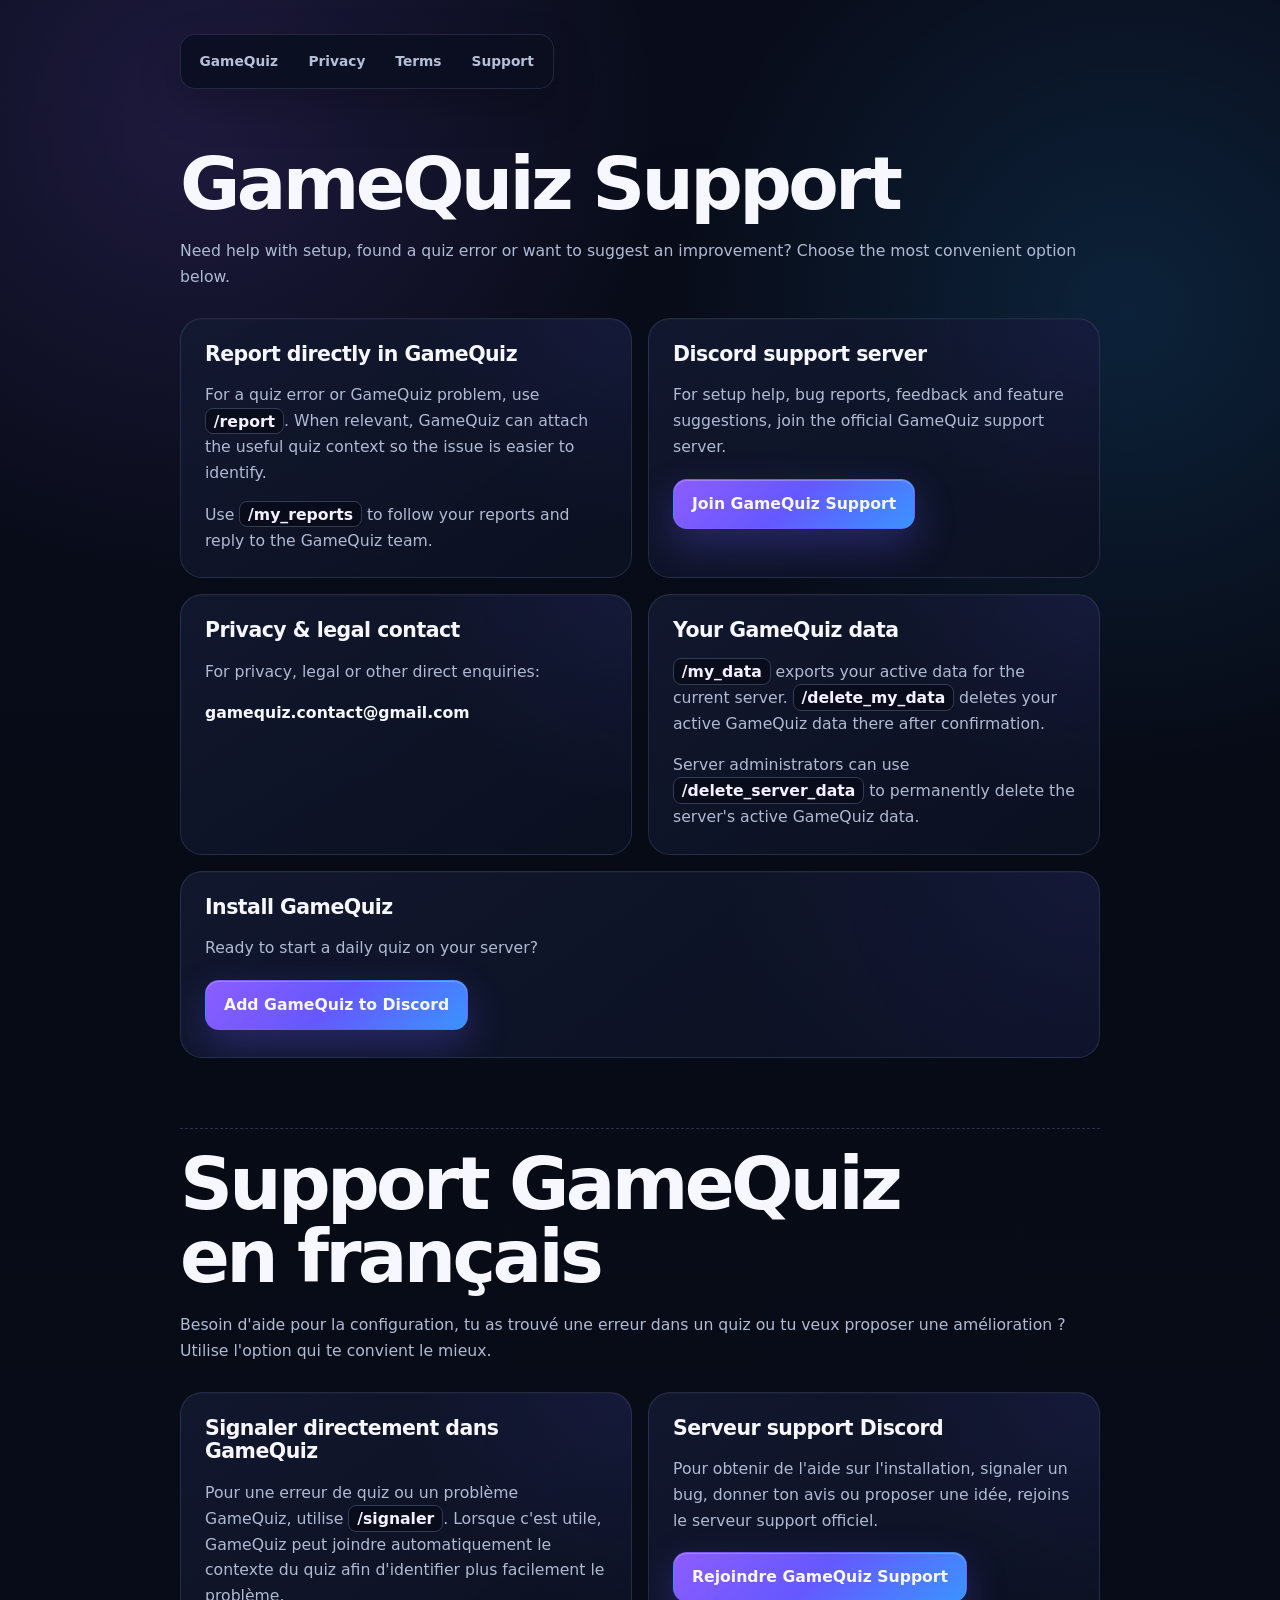
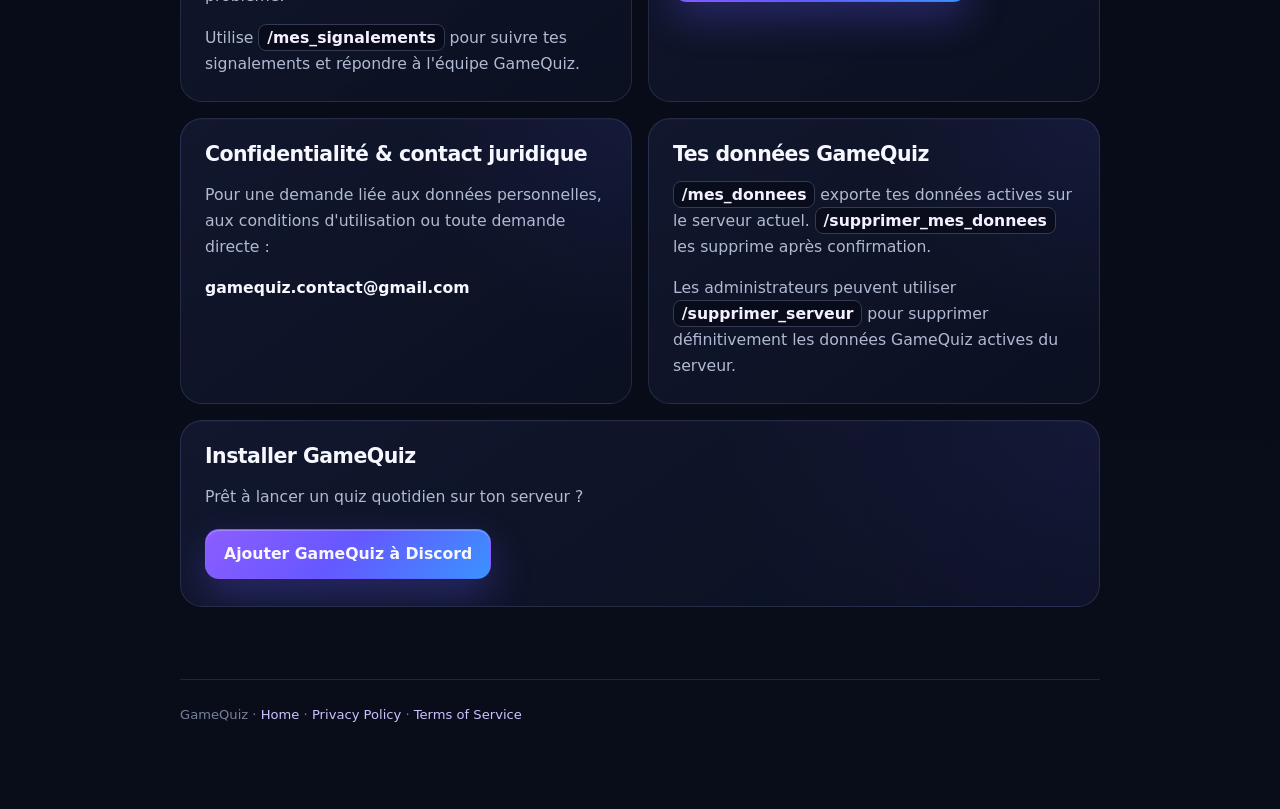
<file: support.html>
<!doctype html>
<html lang="en">
<head>
  <meta charset="utf-8">
  <meta name="viewport" content="width=device-width,initial-scale=1">
  <meta name="theme-color" content="#0b1020">
  <title>GameQuiz Support</title>
  <meta name="description" content="Official GameQuiz support, in-app reporting, privacy contacts and installation links.">
  <link rel="icon" href="assets/gamequiz-avatar.webp" type="image/webp">
  <link rel="stylesheet" href="style.css?v=6">
</head>
<body><main>
<nav><a href="index.html">GameQuiz</a><a href="privacy.html">Privacy</a><a href="terms.html">Terms</a><a href="support.html">Support</a></nav>
<h1>GameQuiz Support</h1>
<p>Need help with setup, found a quiz error or want to suggest an improvement? Choose the most convenient option below.</p>

<div class="grid support-grid">
  <div class="card">
    <h2>Report directly in GameQuiz</h2>
    <p>For a quiz error or GameQuiz problem, use <code>/report</code>. When relevant, GameQuiz can attach the useful quiz context so the issue is easier to identify.</p>
    <p>Use <code>/my_reports</code> to follow your reports and reply to the GameQuiz team.</p>
  </div>
  <div class="card">
    <h2>Discord support server</h2>
    <p>For setup help, bug reports, feedback and feature suggestions, join the official GameQuiz support server.</p>
    <p><a class="btn primary" href="https://discord.gg/eeuk8C4dnR">Join GameQuiz Support</a></p>
  </div>
  <div class="card">
    <h2>Privacy & legal contact</h2>
    <p>For privacy, legal or other direct enquiries:</p>
    <p><a href="mailto:gamequiz.contact@gmail.com"><strong>gamequiz.contact@gmail.com</strong></a></p>
  </div>
  <div class="card">
    <h2>Your GameQuiz data</h2>
    <p><code>/my_data</code> exports your active data for the current server. <code>/delete_my_data</code> deletes your active GameQuiz data there after confirmation.</p>
    <p>Server administrators can use <code>/delete_server_data</code> to permanently delete the server's active GameQuiz data.</p>
  </div>
  <div class="card support-install-card">
    <h2>Install GameQuiz</h2>
    <p>Ready to start a daily quiz on your server?</p>
    <p><a class="btn primary" href="https://discord.com/oauth2/authorize?client_id=1542211007458451649">Add GameQuiz to Discord</a></p>
  </div>
</div>

<section class="lang" lang="fr">
<h1>Support GameQuiz en français</h1>
<p>Besoin d'aide pour la configuration, tu as trouvé une erreur dans un quiz ou tu veux proposer une amélioration ? Utilise l'option qui te convient le mieux.</p>

<div class="grid support-grid">
  <div class="card">
    <h2>Signaler directement dans GameQuiz</h2>
    <p>Pour une erreur de quiz ou un problème GameQuiz, utilise <code>/signaler</code>. Lorsque c'est utile, GameQuiz peut joindre automatiquement le contexte du quiz afin d'identifier plus facilement le problème.</p>
    <p>Utilise <code>/mes_signalements</code> pour suivre tes signalements et répondre à l'équipe GameQuiz.</p>
  </div>
  <div class="card">
    <h2>Serveur support Discord</h2>
    <p>Pour obtenir de l'aide sur l'installation, signaler un bug, donner ton avis ou proposer une idée, rejoins le serveur support officiel.</p>
    <p><a class="btn primary" href="https://discord.gg/eeuk8C4dnR">Rejoindre GameQuiz Support</a></p>
  </div>
  <div class="card">
    <h2>Confidentialité & contact juridique</h2>
    <p>Pour une demande liée aux données personnelles, aux conditions d'utilisation ou toute demande directe :</p>
    <p><a href="mailto:gamequiz.contact@gmail.com"><strong>gamequiz.contact@gmail.com</strong></a></p>
  </div>
  <div class="card">
    <h2>Tes données GameQuiz</h2>
    <p><code>/mes_donnees</code> exporte tes données actives sur le serveur actuel. <code>/supprimer_mes_donnees</code> les supprime après confirmation.</p>
    <p>Les administrateurs peuvent utiliser <code>/supprimer_serveur</code> pour supprimer définitivement les données GameQuiz actives du serveur.</p>
  </div>
  <div class="card support-install-card">
    <h2>Installer GameQuiz</h2>
    <p>Prêt à lancer un quiz quotidien sur ton serveur ?</p>
    <p><a class="btn primary" href="https://discord.com/oauth2/authorize?client_id=1542211007458451649">Ajouter GameQuiz à Discord</a></p>
  </div>
</div>
</section>

<footer>GameQuiz · <a href="index.html">Home</a> · <a href="privacy.html">Privacy Policy</a> · <a href="terms.html">Terms of Service</a></footer>
</main></body></html>
</file>
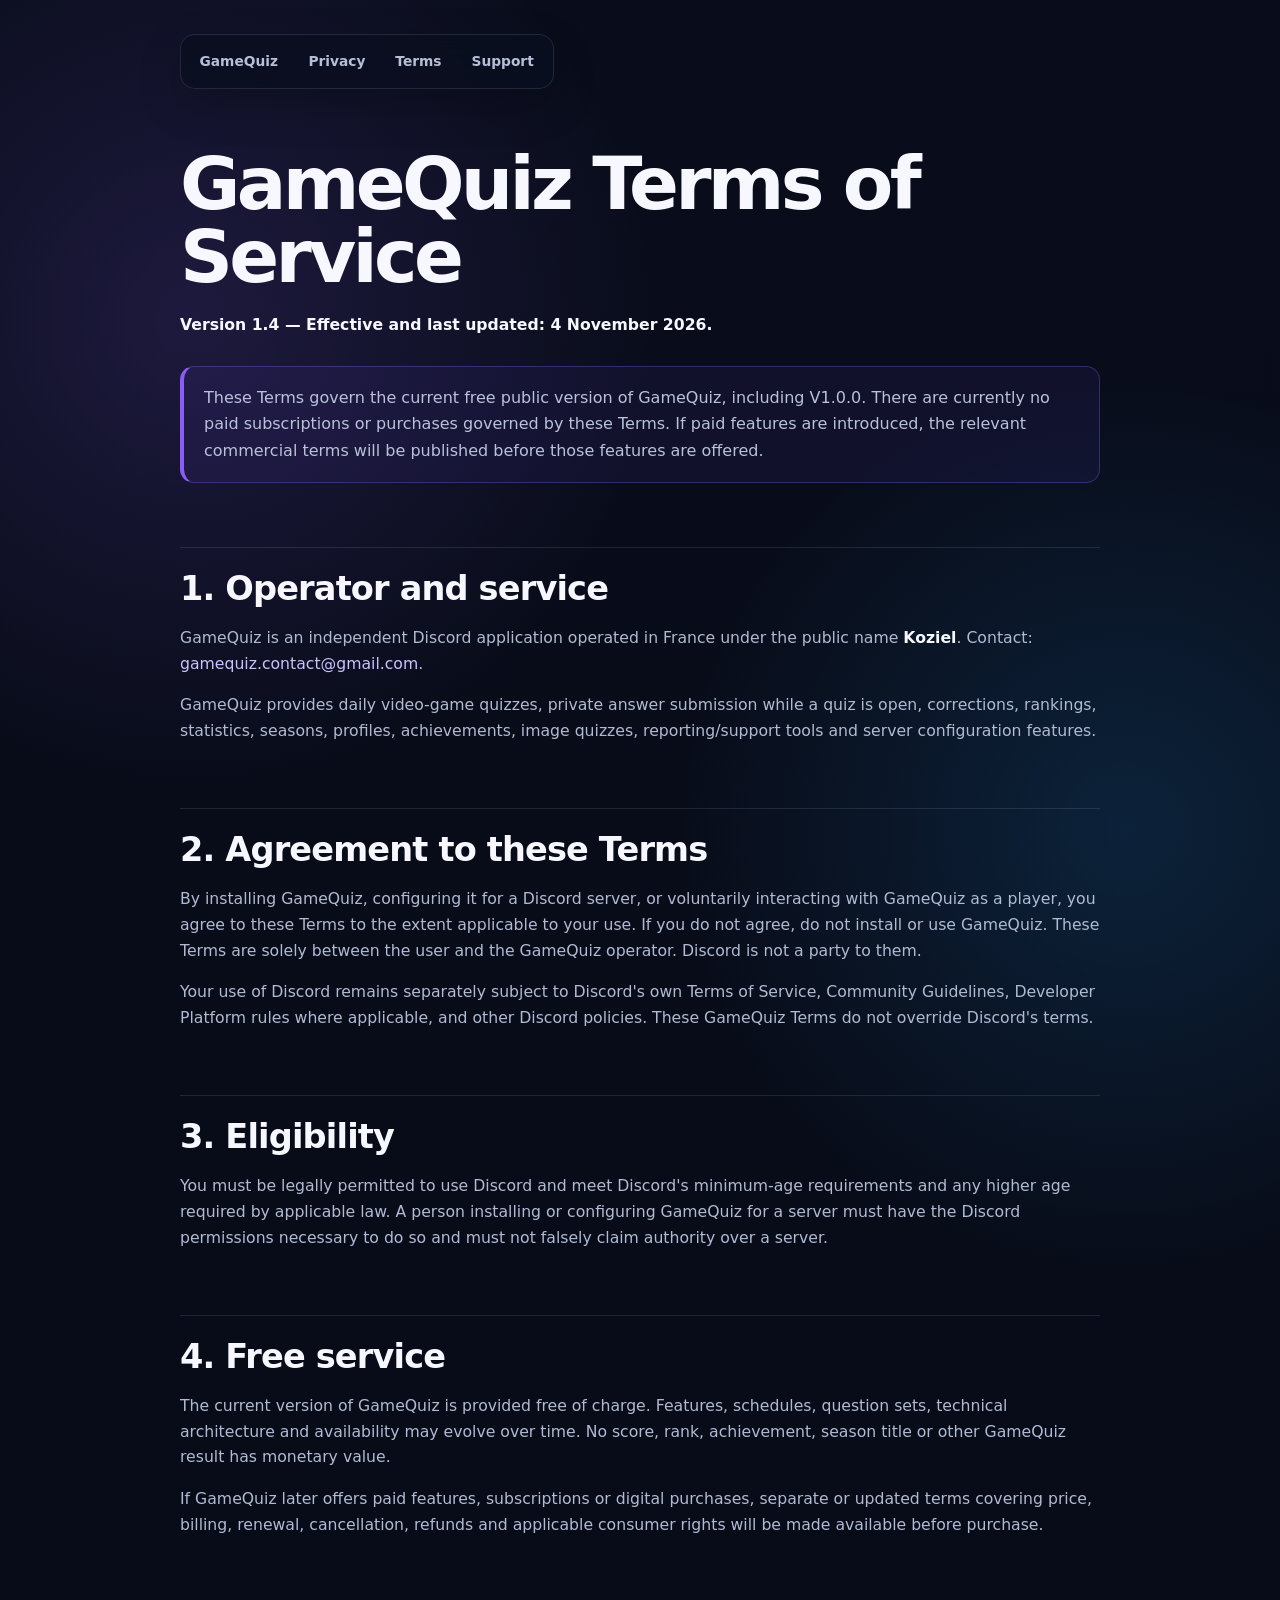
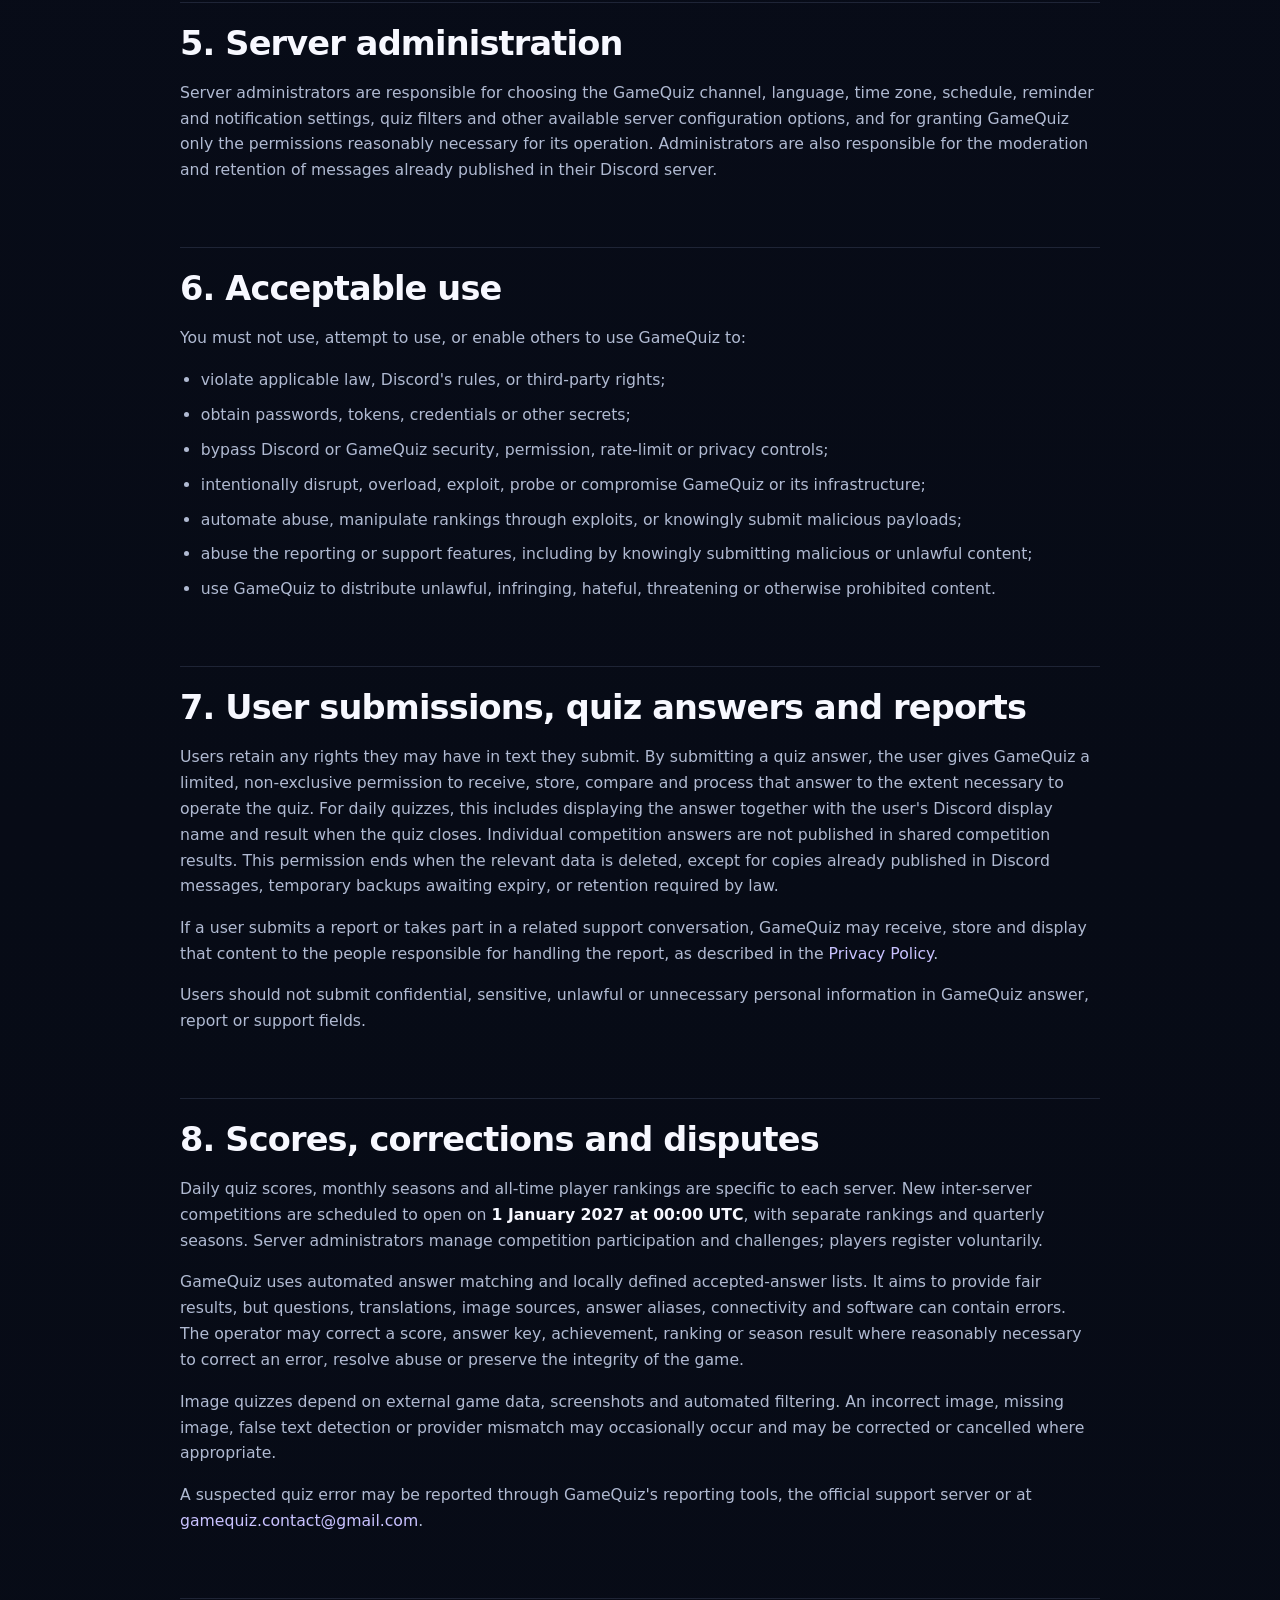
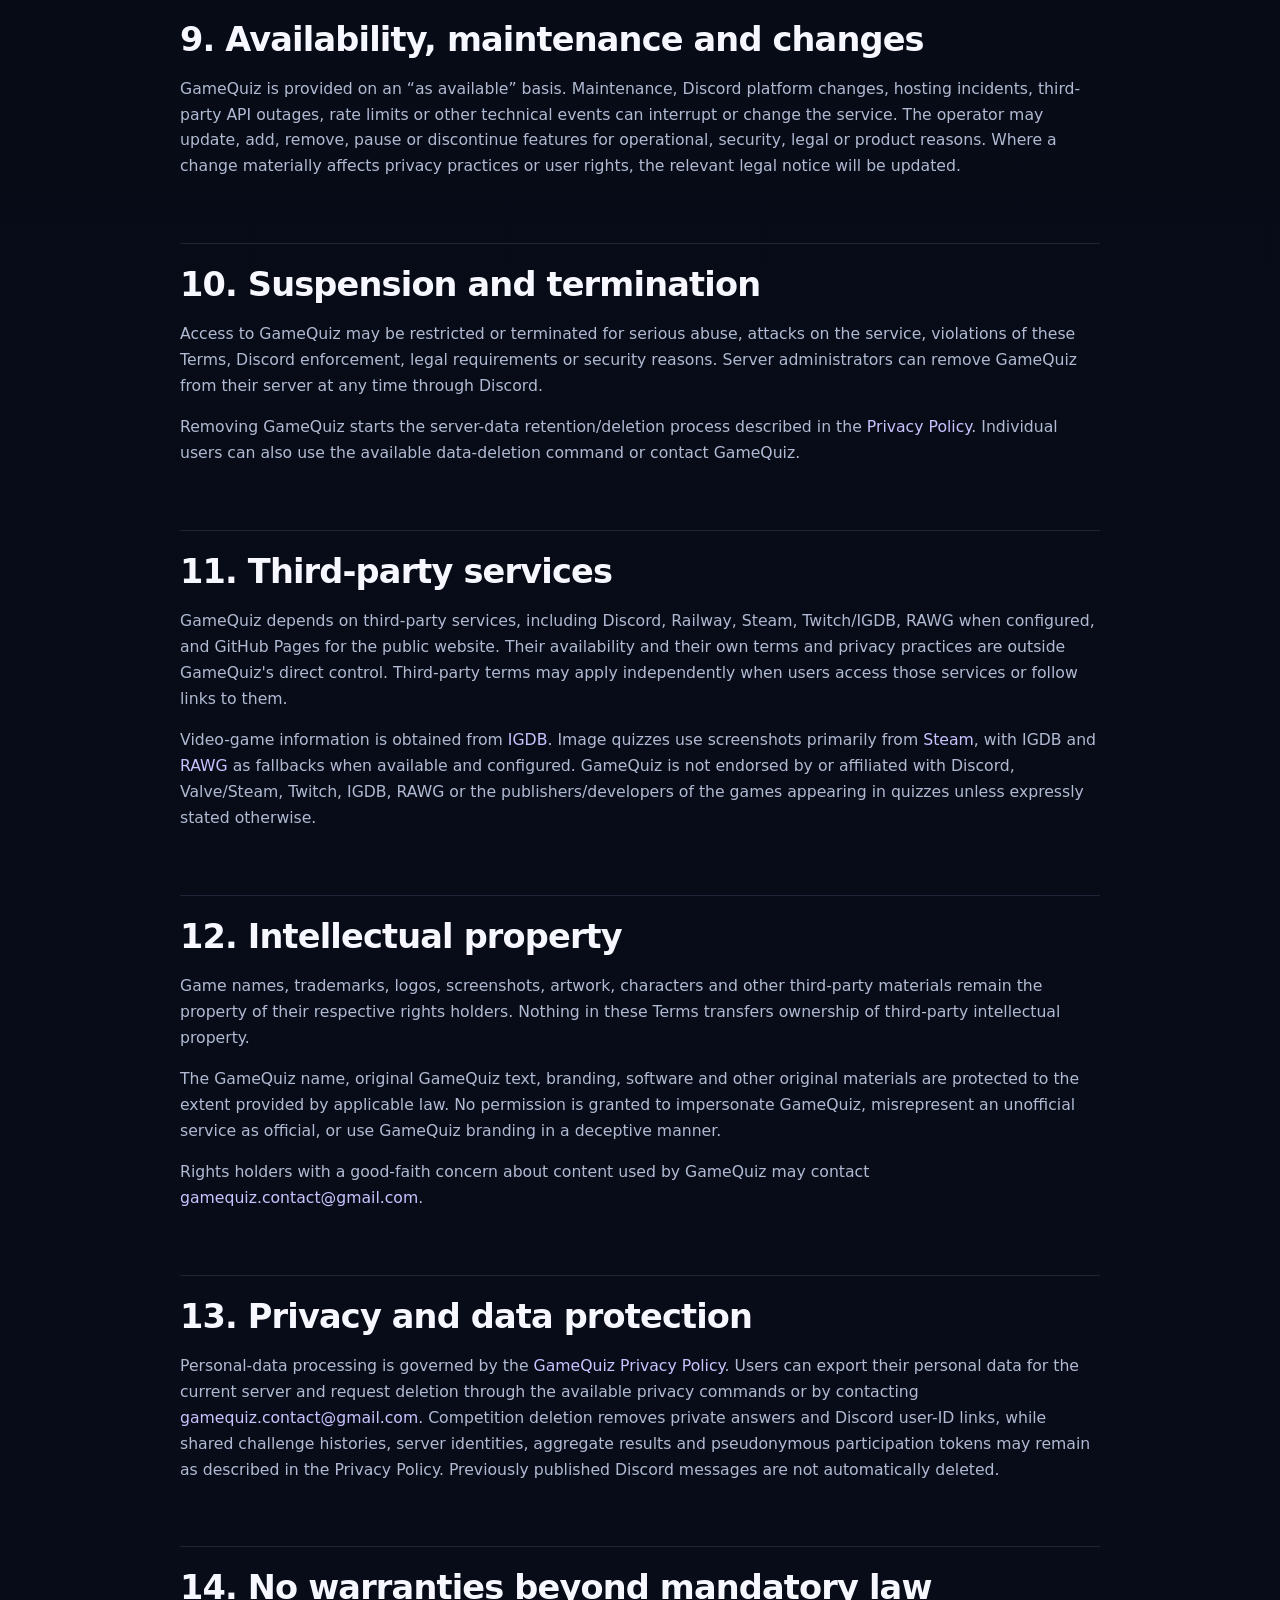
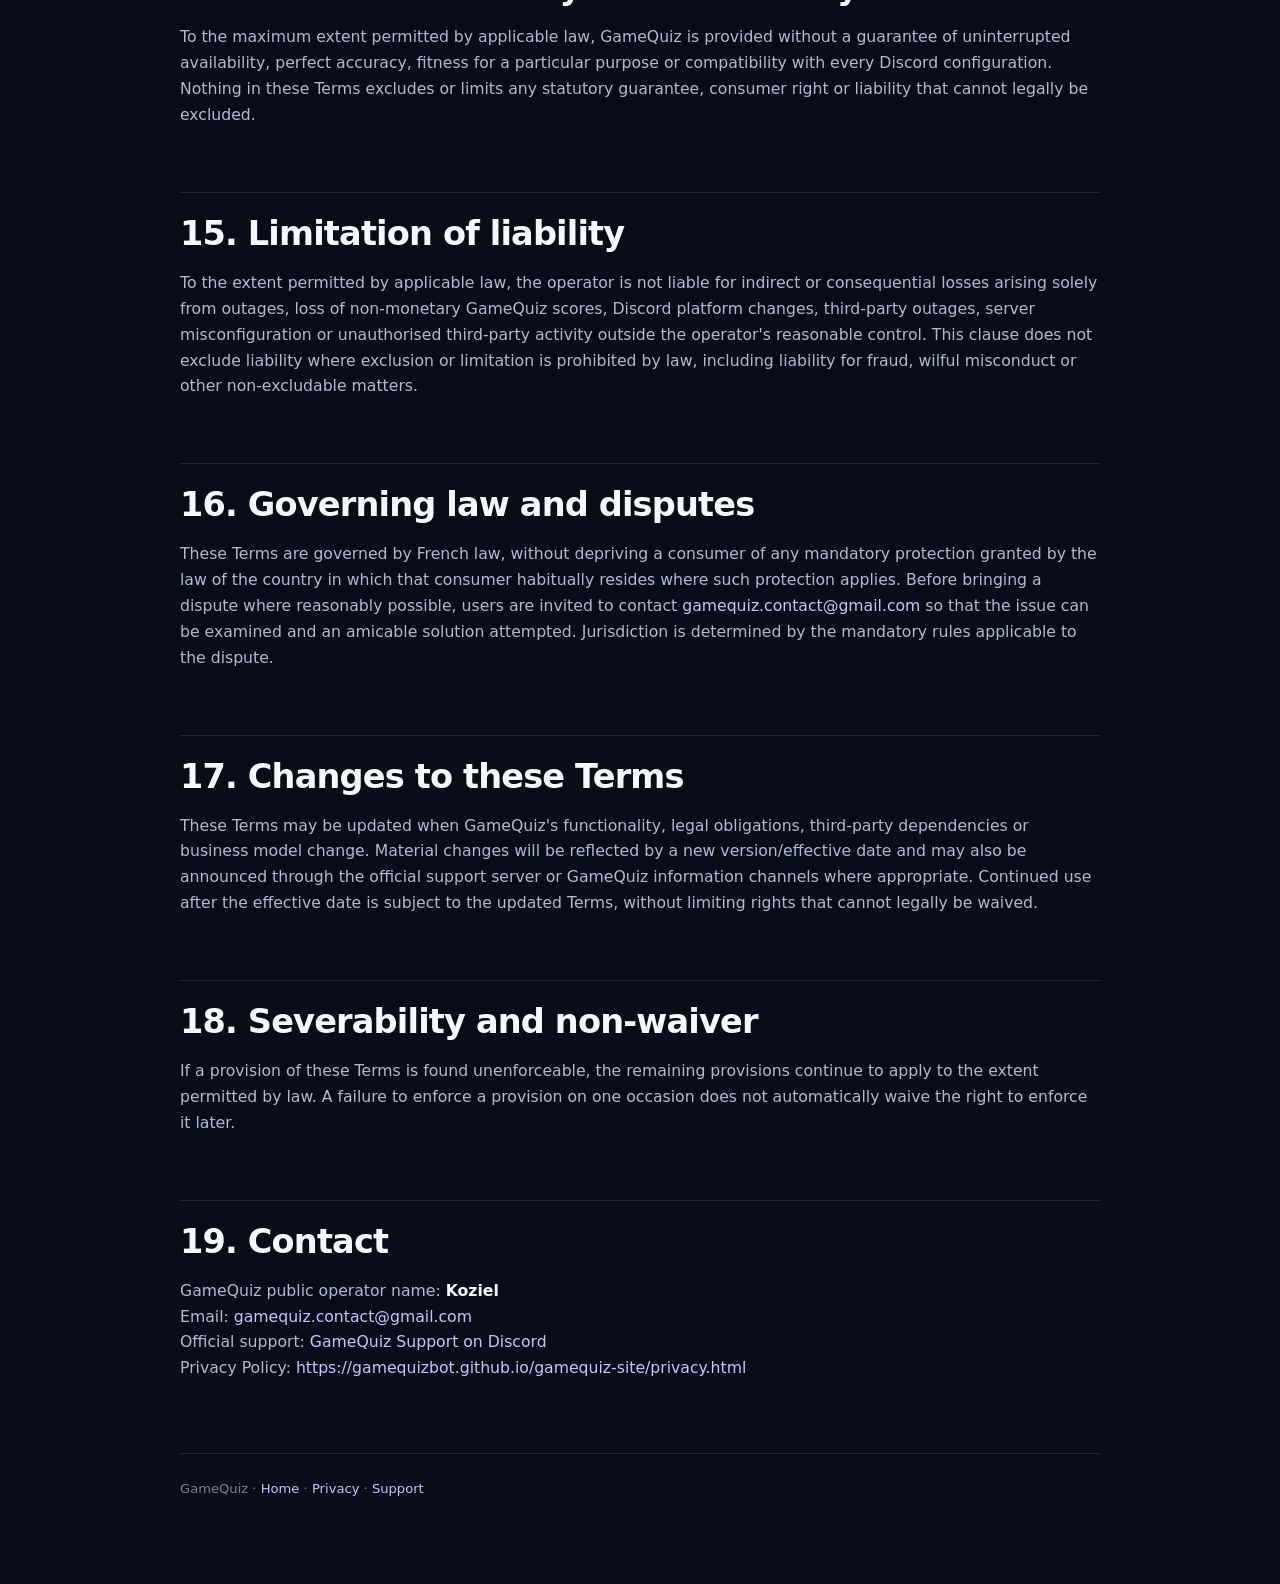
<file: terms.html>
<!doctype html>
<html lang="en">
<head>
<meta charset="utf-8">
<meta name="viewport" content="width=device-width,initial-scale=1">
<title>GameQuiz Terms of Service</title>
<meta name="description" content="GameQuiz Terms of Service for the Discord quiz application.">
<link rel="stylesheet" href="style.css?v=5">
</head>
<body><main>
<nav><a href="index.html">GameQuiz</a><a href="privacy.html">Privacy</a><a href="terms.html">Terms</a><a href="support.html">Support</a></nav>
<h1>GameQuiz Terms of Service</h1>
<p><strong>Version 1.4 — Effective and last updated: 4 November 2026.</strong></p>
<div class="notice">These Terms govern the current free public version of GameQuiz, including V1.0.0. There are currently no paid subscriptions or purchases governed by these Terms. If paid features are introduced, the relevant commercial terms will be published before those features are offered.</div>

<h2>1. Operator and service</h2>
<p>GameQuiz is an independent Discord application operated in France under the public name <strong>Koziel</strong>. Contact: <a href="mailto:gamequiz.contact@gmail.com">gamequiz.contact@gmail.com</a>.</p>
<p>GameQuiz provides daily video-game quizzes, private answer submission while a quiz is open, corrections, rankings, statistics, seasons, profiles, achievements, image quizzes, reporting/support tools and server configuration features.</p>

<h2>2. Agreement to these Terms</h2>
<p>By installing GameQuiz, configuring it for a Discord server, or voluntarily interacting with GameQuiz as a player, you agree to these Terms to the extent applicable to your use. If you do not agree, do not install or use GameQuiz. These Terms are solely between the user and the GameQuiz operator. Discord is not a party to them.</p>
<p>Your use of Discord remains separately subject to Discord's own Terms of Service, Community Guidelines, Developer Platform rules where applicable, and other Discord policies. These GameQuiz Terms do not override Discord's terms.</p>

<h2>3. Eligibility</h2>
<p>You must be legally permitted to use Discord and meet Discord's minimum-age requirements and any higher age required by applicable law. A person installing or configuring GameQuiz for a server must have the Discord permissions necessary to do so and must not falsely claim authority over a server.</p>

<h2>4. Free service</h2>
<p>The current version of GameQuiz is provided free of charge. Features, schedules, question sets, technical architecture and availability may evolve over time. No score, rank, achievement, season title or other GameQuiz result has monetary value.</p>
<p>If GameQuiz later offers paid features, subscriptions or digital purchases, separate or updated terms covering price, billing, renewal, cancellation, refunds and applicable consumer rights will be made available before purchase.</p>

<h2>5. Server administration</h2>
<p>Server administrators are responsible for choosing the GameQuiz channel, language, time zone, schedule, reminder and notification settings, quiz filters and other available server configuration options, and for granting GameQuiz only the permissions reasonably necessary for its operation. Administrators are also responsible for the moderation and retention of messages already published in their Discord server.</p>

<h2>6. Acceptable use</h2>
<p>You must not use, attempt to use, or enable others to use GameQuiz to:</p>
<ul>
<li>violate applicable law, Discord's rules, or third-party rights;</li>
<li>obtain passwords, tokens, credentials or other secrets;</li>
<li>bypass Discord or GameQuiz security, permission, rate-limit or privacy controls;</li>
<li>intentionally disrupt, overload, exploit, probe or compromise GameQuiz or its infrastructure;</li>
<li>automate abuse, manipulate rankings through exploits, or knowingly submit malicious payloads;</li>
<li>abuse the reporting or support features, including by knowingly submitting malicious or unlawful content;</li>
<li>use GameQuiz to distribute unlawful, infringing, hateful, threatening or otherwise prohibited content.</li>
</ul>

<h2>7. User submissions, quiz answers and reports</h2>
<p>Users retain any rights they may have in text they submit. By submitting a quiz answer, the user gives GameQuiz a limited, non-exclusive permission to receive, store, compare and process that answer to the extent necessary to operate the quiz. For daily quizzes, this includes displaying the answer together with the user's Discord display name and result when the quiz closes. Individual competition answers are not published in shared competition results. This permission ends when the relevant data is deleted, except for copies already published in Discord messages, temporary backups awaiting expiry, or retention required by law.</p>
<p>If a user submits a report or takes part in a related support conversation, GameQuiz may receive, store and display that content to the people responsible for handling the report, as described in the <a href="privacy.html">Privacy Policy</a>.</p>
<p>Users should not submit confidential, sensitive, unlawful or unnecessary personal information in GameQuiz answer, report or support fields.</p>

<h2>8. Scores, corrections and disputes</h2>
<p>Daily quiz scores, monthly seasons and all-time player rankings are specific to each server. New inter-server competitions are scheduled to open on <strong>1 January 2027 at 00:00 UTC</strong>, with separate rankings and quarterly seasons. Server administrators manage competition participation and challenges; players register voluntarily.</p>
<p>GameQuiz uses automated answer matching and locally defined accepted-answer lists. It aims to provide fair results, but questions, translations, image sources, answer aliases, connectivity and software can contain errors. The operator may correct a score, answer key, achievement, ranking or season result where reasonably necessary to correct an error, resolve abuse or preserve the integrity of the game.</p>
<p>Image quizzes depend on external game data, screenshots and automated filtering. An incorrect image, missing image, false text detection or provider mismatch may occasionally occur and may be corrected or cancelled where appropriate.</p>
<p>A suspected quiz error may be reported through GameQuiz's reporting tools, the official support server or at <a href="mailto:gamequiz.contact@gmail.com">gamequiz.contact@gmail.com</a>.</p>

<h2>9. Availability, maintenance and changes</h2>
<p>GameQuiz is provided on an “as available” basis. Maintenance, Discord platform changes, hosting incidents, third-party API outages, rate limits or other technical events can interrupt or change the service. The operator may update, add, remove, pause or discontinue features for operational, security, legal or product reasons. Where a change materially affects privacy practices or user rights, the relevant legal notice will be updated.</p>

<h2>10. Suspension and termination</h2>
<p>Access to GameQuiz may be restricted or terminated for serious abuse, attacks on the service, violations of these Terms, Discord enforcement, legal requirements or security reasons. Server administrators can remove GameQuiz from their server at any time through Discord.</p>
<p>Removing GameQuiz starts the server-data retention/deletion process described in the <a href="privacy.html">Privacy Policy</a>. Individual users can also use the available data-deletion command or contact GameQuiz.</p>

<h2>11. Third-party services</h2>
<p>GameQuiz depends on third-party services, including Discord, Railway, Steam, Twitch/IGDB, RAWG when configured, and GitHub Pages for the public website. Their availability and their own terms and privacy practices are outside GameQuiz's direct control. Third-party terms may apply independently when users access those services or follow links to them.</p>
<p>Video-game information is obtained from <a href="https://www.igdb.com/">IGDB</a>. Image quizzes use screenshots primarily from <a href="https://store.steampowered.com/">Steam</a>, with IGDB and <a href="https://rawg.io/">RAWG</a> as fallbacks when available and configured. GameQuiz is not endorsed by or affiliated with Discord, Valve/Steam, Twitch, IGDB, RAWG or the publishers/developers of the games appearing in quizzes unless expressly stated otherwise.</p>

<h2>12. Intellectual property</h2>
<p>Game names, trademarks, logos, screenshots, artwork, characters and other third-party materials remain the property of their respective rights holders. Nothing in these Terms transfers ownership of third-party intellectual property.</p>
<p>The GameQuiz name, original GameQuiz text, branding, software and other original materials are protected to the extent provided by applicable law. No permission is granted to impersonate GameQuiz, misrepresent an unofficial service as official, or use GameQuiz branding in a deceptive manner.</p>
<p>Rights holders with a good-faith concern about content used by GameQuiz may contact <a href="mailto:gamequiz.contact@gmail.com">gamequiz.contact@gmail.com</a>.</p>

<h2>13. Privacy and data protection</h2>
<p>Personal-data processing is governed by the <a href="privacy.html">GameQuiz Privacy Policy</a>. Users can export their personal data for the current server and request deletion through the available privacy commands or by contacting <a href="mailto:gamequiz.contact@gmail.com">gamequiz.contact@gmail.com</a>. Competition deletion removes private answers and Discord user-ID links, while shared challenge histories, server identities, aggregate results and pseudonymous participation tokens may remain as described in the Privacy Policy. Previously published Discord messages are not automatically deleted.</p>

<h2>14. No warranties beyond mandatory law</h2>
<p>To the maximum extent permitted by applicable law, GameQuiz is provided without a guarantee of uninterrupted availability, perfect accuracy, fitness for a particular purpose or compatibility with every Discord configuration. Nothing in these Terms excludes or limits any statutory guarantee, consumer right or liability that cannot legally be excluded.</p>

<h2>15. Limitation of liability</h2>
<p>To the extent permitted by applicable law, the operator is not liable for indirect or consequential losses arising solely from outages, loss of non-monetary GameQuiz scores, Discord platform changes, third-party outages, server misconfiguration or unauthorised third-party activity outside the operator's reasonable control. This clause does not exclude liability where exclusion or limitation is prohibited by law, including liability for fraud, wilful misconduct or other non-excludable matters.</p>

<h2>16. Governing law and disputes</h2>
<p>These Terms are governed by French law, without depriving a consumer of any mandatory protection granted by the law of the country in which that consumer habitually resides where such protection applies. Before bringing a dispute where reasonably possible, users are invited to contact <a href="mailto:gamequiz.contact@gmail.com">gamequiz.contact@gmail.com</a> so that the issue can be examined and an amicable solution attempted. Jurisdiction is determined by the mandatory rules applicable to the dispute.</p>

<h2>17. Changes to these Terms</h2>
<p>These Terms may be updated when GameQuiz's functionality, legal obligations, third-party dependencies or business model change. Material changes will be reflected by a new version/effective date and may also be announced through the official support server or GameQuiz information channels where appropriate. Continued use after the effective date is subject to the updated Terms, without limiting rights that cannot legally be waived.</p>

<h2>18. Severability and non-waiver</h2>
<p>If a provision of these Terms is found unenforceable, the remaining provisions continue to apply to the extent permitted by law. A failure to enforce a provision on one occasion does not automatically waive the right to enforce it later.</p>

<h2>19. Contact</h2>
<p>GameQuiz public operator name: <strong>Koziel</strong><br>Email: <a href="mailto:gamequiz.contact@gmail.com">gamequiz.contact@gmail.com</a><br>Official support: <a href="https://discord.gg/eeuk8C4dnR">GameQuiz Support on Discord</a><br>Privacy Policy: <a href="privacy.html">https://gamequizbot.github.io/gamequiz-site/privacy.html</a></p>

<footer>GameQuiz · <a href="index.html">Home</a> · <a href="privacy.html">Privacy</a> · <a href="support.html">Support</a></footer>
</main></body></html>
</file>
<file: style.css>
:root {
  --bg: #070b16;
  --bg-soft: #0b1020;
  --surface: rgba(18, 24, 46, 0.72);
  --surface-solid: #11172b;
  --surface-hover: #171f38;
  --text: #f7f8ff;
  --muted: #aab4cf;
  --muted-2: #7f8aa6;
  --line: rgba(156, 169, 217, 0.16);
  --line-strong: rgba(169, 178, 229, 0.28);
  --purple: #8b5cf6;
  --purple-2: #a855f7;
  --blue: #22a6ff;
  --cyan: #38d8ff;
  --pink: #ff4fd8;
  --gold: #ffbd3d;
  --success: #58e7a0;
  --shadow: 0 28px 90px rgba(0, 0, 0, 0.42);
  --radius-xl: 30px;
  --radius-lg: 22px;
  --radius-md: 16px;
  --shell: 1180px;
}

* { box-sizing: border-box; }
html { scroll-behavior: smooth; }
body {
  margin: 0;
  min-height: 100vh;
  font-family: Inter, ui-sans-serif, system-ui, -apple-system, BlinkMacSystemFont, "Segoe UI", Roboto, Helvetica, Arial, sans-serif;
  color: var(--text);
  line-height: 1.65;
  background:
    radial-gradient(circle at 15% 5%, rgba(138, 92, 246, 0.16), transparent 29rem),
    radial-gradient(circle at 88% 13%, rgba(34, 166, 255, 0.14), transparent 28rem),
    linear-gradient(180deg, #090d1b 0%, var(--bg) 38%, #090d1a 100%);
  overflow-x: hidden;
}

body::before {
  content: "";
  position: fixed;
  inset: 0;
  pointer-events: none;
  z-index: -1;
  opacity: .14;
  background-image:
    linear-gradient(rgba(255,255,255,.025) 1px, transparent 1px),
    linear-gradient(90deg, rgba(255,255,255,.025) 1px, transparent 1px);
  background-size: 48px 48px;
  mask-image: linear-gradient(to bottom, black, transparent 72%);
}

img { max-width: 100%; display: block; }
a { color: #c9c2ff; text-decoration: none; }
a:hover { color: white; }
strong { color: var(--text); }
p, li { color: var(--muted); }
code {
  padding: .18em .5em;
  border: 1px solid var(--line-strong);
  border-radius: 8px;
  background: rgba(5, 8, 19, .64);
  color: #f4f0ff;
  font: inherit;
  font-weight: 750;
  white-space: nowrap;
}

.shell {
  width: min(var(--shell), calc(100% - 40px));
  margin-inline: auto;
}

.skip-link {
  position: fixed;
  top: 12px;
  left: 12px;
  z-index: 999;
  padding: 10px 14px;
  border-radius: 10px;
  background: white;
  color: #0a0f1e;
  transform: translateY(-180%);
}
.skip-link:focus { transform: translateY(0); }

/* Header */
.site-header {
  position: sticky;
  top: 0;
  z-index: 50;
  border-bottom: 1px solid rgba(255,255,255,.06);
  background: rgba(7, 11, 22, .72);
  backdrop-filter: blur(22px) saturate(140%);
}
.nav-shell {
  min-height: 76px;
  display: grid;
  grid-template-columns: auto 1fr auto;
  align-items: center;
  gap: 30px;
}
.brand {
  display: inline-flex;
  align-items: center;
  gap: 11px;
  color: white;
  font-weight: 850;
  letter-spacing: -.02em;
}
.brand img {
  width: 42px;
  height: 42px;
  border-radius: 13px;
  box-shadow: 0 0 26px rgba(139, 92, 246, .28);
}
.site-nav {
  display: flex;
  align-items: center;
  justify-content: center;
  gap: 28px;
  margin: 0;
}
.site-nav a {
  color: #bdc5da;
  font-size: .94rem;
  font-weight: 650;
  transition: color .2s ease;
}
.site-nav a:hover { color: white; }
.nav-cta {
  display: inline-flex;
  align-items: center;
  justify-content: center;
  min-height: 43px;
  padding: 0 17px;
  border-radius: 12px;
  color: white;
  font-size: .92rem;
  font-weight: 800;
  border: 1px solid rgba(164, 128, 255, .55);
  background: linear-gradient(135deg, rgba(132, 88, 255, .92), rgba(76, 113, 255, .92));
  box-shadow: 0 10px 32px rgba(101, 80, 255, .22);
}
.nav-cta:hover { color: white; transform: translateY(-1px); }

/* Hero */
.site-main { padding-bottom: 34px; }
.hero {
  min-height: 690px;
  display: grid;
  grid-template-columns: minmax(0, .95fr) minmax(440px, 1.05fr);
  align-items: center;
  gap: 52px;
  padding-top: 78px;
  padding-bottom: 74px;
}
.hero-copy { position: relative; z-index: 2; }
.language-pill,
.tag {
  width: fit-content;
  display: inline-flex;
  align-items: center;
  gap: 9px;
  padding: 8px 13px;
  border: 1px solid rgba(166, 128, 255, .35);
  border-radius: 999px;
  background: rgba(120, 76, 255, .11);
  color: #d9d5ff;
  font-size: .82rem;
  font-weight: 780;
  box-shadow: inset 0 0 30px rgba(139, 92, 246, .06);
}
.status-dot {
  width: 7px;
  height: 7px;
  border-radius: 999px;
  background: var(--success);
  box-shadow: 0 0 12px rgba(88, 231, 160, .9);
}
.eyebrow {
  margin: 24px 0 10px;
  color: #9ca8c7;
  font-size: .78rem;
  font-weight: 850;
  letter-spacing: .16em;
}
.hero h1 {
  max-width: 680px;
  margin: 0;
  font-size: clamp(3.35rem, 6.4vw, 6rem);
  line-height: .96;
  letter-spacing: -.055em;
  text-wrap: balance;
}
.hero h1 span {
  background: linear-gradient(90deg, #f8f8ff 4%, #c8b7ff 42%, #69ceff 90%);
  -webkit-background-clip: text;
  background-clip: text;
  color: transparent;
}
.hero-lead {
  max-width: 670px;
  margin: 28px 0 0;
  color: #b8c2db;
  font-size: clamp(1.02rem, 1.6vw, 1.2rem);
  line-height: 1.78;
}
.hero-actions {
  display: flex;
  flex-wrap: wrap;
  gap: 12px;
  margin-top: 30px;
}
.btn {
  min-height: 50px;
  padding: 0 18px;
  display: inline-flex;
  align-items: center;
  justify-content: center;
  gap: 8px;
  border-radius: 14px;
  border: 1px solid var(--line-strong);
  color: var(--text);
  font-weight: 800;
  background: rgba(20, 27, 50, .64);
  box-shadow: 0 10px 28px rgba(0, 0, 0, .15);
  transition: transform .2s ease, border-color .2s ease, background .2s ease, box-shadow .2s ease;
}
.btn:hover {
  color: white;
  transform: translateY(-2px);
  border-color: rgba(198, 188, 255, .5);
  background: rgba(27, 35, 64, .9);
}
.btn.primary {
  border-color: transparent;
  background: linear-gradient(135deg, #8c5dff, #6558ff 48%, #3a93ff);
  box-shadow: 0 16px 40px rgba(104, 86, 255, .3), inset 0 1px 0 rgba(255,255,255,.25);
}
.btn.primary:hover { box-shadow: 0 20px 48px rgba(104, 86, 255, .4), inset 0 1px 0 rgba(255,255,255,.25); }
.btn.secondary { background: rgba(18, 24, 45, .76); }
.hero-points {
  display: flex;
  flex-wrap: wrap;
  gap: 9px 17px;
  margin-top: 24px;
  color: #8f9bb8;
  font-size: .86rem;
  font-weight: 650;
}
.hero-points span::first-letter { color: var(--success); }

.hero-visual {
  position: relative;
  min-height: 500px;
  display: flex;
  align-items: center;
  justify-content: center;
}
.banner-card {
  position: relative;
  width: min(100%, 650px);
  border: 1px solid rgba(176, 161, 255, .26);
  border-radius: 28px;
  padding: 8px;
  background: linear-gradient(145deg, rgba(145, 91, 255, .2), rgba(38, 196, 255, .07));
  box-shadow: var(--shadow), 0 0 90px rgba(91, 92, 255, .15);
  transform: perspective(1000px) rotateY(-4deg) rotateX(1deg);
}
.hero-banner {
  aspect-ratio: .9 / 1;
  width: 100%;
  height: auto;
  object-fit: cover;
  border-radius: 21px;
}
.banner-shine {
  position: absolute;
  inset: 9px;
  border-radius: 21px;
  pointer-events: none;
  background: linear-gradient(115deg, rgba(255,255,255,.09), transparent 26%, transparent 66%, rgba(51, 201, 255, .08));
}
.avatar-float {
  position: absolute;
  right: -12px;
  bottom: 26px;
  width: 154px;
  height: 154px;
  border-radius: 50%;
  padding: 5px;
  background: linear-gradient(135deg, var(--pink), #7c4dff, var(--cyan));
  box-shadow: 0 26px 60px rgba(0,0,0,.42), 0 0 45px rgba(107, 83, 255, .22);
}
.avatar-float img {
  width: 100%;
  height: 100%;
  object-fit: cover;
  border-radius: 50%;
}
.visual-glow {
  position: absolute;
  border-radius: 50%;
  filter: blur(80px);
  opacity: .45;
  pointer-events: none;
}
.glow-one { width: 280px; height: 280px; background: #8b5cf6; left: 8%; top: 8%; }
.glow-two { width: 260px; height: 260px; background: #0284c7; right: 3%; bottom: 10%; }

/* Proof strip */
.proof-strip {
  border-block: 1px solid var(--line);
  background: rgba(255,255,255,.018);
}
.proof-grid {
  min-height: 94px;
  display: grid;
  grid-template-columns: repeat(4, 1fr);
  align-items: center;
}
.proof-grid > div {
  min-height: 54px;
  display: flex;
  align-items: center;
  gap: 12px;
  padding: 0 20px;
  border-left: 1px solid var(--line);
}
.proof-grid > div:last-child { border-right: 1px solid var(--line); }
.proof-grid strong {
  font-size: .72rem;
  letter-spacing: .15em;
  color: #765fff;
}
.proof-grid span { color: #c2cbe0; font-size: .9rem; font-weight: 720; }

/* Sections */
.section { padding-top: 112px; }
.section-heading { max-width: 720px; margin-bottom: 38px; }
.section-heading.centered { text-align: center; margin-inline: auto; }
.section-heading .eyebrow { margin-top: 0; }
h2 {
  margin: 0;
  color: var(--text);
  font-size: clamp(2.2rem, 4.4vw, 3.75rem);
  line-height: 1.05;
  letter-spacing: -.04em;
}
.section-heading p:last-child { margin-top: 17px; font-size: 1.04rem; }
h3 {
  margin: 0;
  color: var(--text);
  font-size: 1.35rem;
  line-height: 1.2;
  letter-spacing: -.025em;
}

.feature-grid {
  display: grid;
  grid-template-columns: minmax(0, .92fr) minmax(0, 1.08fr);
  grid-template-areas:
    "daily competition"
    "language competition"
    "image image";
  gap: 18px;
  align-items: stretch;
}

.feature-card,
.card {
  position: relative;
  overflow: hidden;
  padding: 28px;
  border: 1px solid var(--line);
  border-radius: var(--radius-lg);
  background:
    radial-gradient(circle at 100% 0, rgba(97, 83, 255, .09), transparent 40%),
    linear-gradient(145deg, rgba(19, 26, 50, .84), rgba(12, 17, 34, .9));
  box-shadow: inset 0 1px 0 rgba(255,255,255,.025);
  transition: transform .25s ease, border-color .25s ease, background .25s ease;
}
.feature-card:hover,
.card:hover {
  transform: translateY(-3px);
  border-color: rgba(172, 159, 255, .28);
  background:
    radial-gradient(circle at 100% 0, rgba(108, 83, 255, .14), transparent 42%),
    linear-gradient(145deg, rgba(22, 30, 57, .92), rgba(13, 18, 37, .96));
}

.daily-card { grid-area: daily; min-height: 330px; }
.language-card { grid-area: language; min-height: 255px; }
.competition-card {
  grid-area: competition;
  min-height: 603px;
  background:
    radial-gradient(circle at 100% 0, rgba(255, 189, 61, .10), transparent 38%),
    radial-gradient(circle at 0 100%, rgba(139, 92, 246, .11), transparent 42%),
    linear-gradient(145deg, rgba(22, 29, 55, .94), rgba(12, 17, 34, .94));
}
.image-card {
  grid-area: image;
  min-height: 300px;
  display: grid;
  grid-template-columns: minmax(0, .82fr) minmax(420px, 1.18fr);
  align-items: center;
  gap: 34px;
}

.feature-icon {
  width: 46px;
  height: 46px;
  display: grid;
  place-items: center;
  margin-bottom: 18px;
  border-radius: 14px;
  font-size: 1.2rem;
  border: 1px solid rgba(160, 146, 255, .18);
  background: linear-gradient(145deg, rgba(113, 82, 255, .17), rgba(30, 159, 255, .08));
  box-shadow: inset 0 1px 0 rgba(255,255,255,.05);
}
.feature-kicker {
  margin: 0 0 7px;
  color: #8d99b9;
  font-size: .68rem;
  font-weight: 850;
  letter-spacing: .13em;
}
.feature-card h3 { font-size: 1.28rem; }
.feature-card > p:not(.feature-kicker),
.feature-copy > p:not(.feature-kicker) {
  margin: 12px 0 0;
  line-height: 1.7;
}

.daily-preview {
  margin-top: 20px;
  padding: 15px 16px;
  border: 1px solid rgba(154, 163, 211, .18);
  border-radius: 14px;
  background: rgba(6, 10, 22, .68);
  box-shadow: 0 12px 30px rgba(0,0,0,.18);
}
.daily-preview-top {
  display: flex;
  justify-content: space-between;
  align-items: center;
  gap: 10px;
  margin-bottom: 8px;
  color: #8373ff;
  font-size: .62rem;
  font-weight: 900;
  letter-spacing: .11em;
}
.daily-preview-points {
  color: #ffca68;
  letter-spacing: 0;
  font-weight: 800;
}
.daily-preview strong {
  display: block;
  font-size: .98rem;
  line-height: 1.25;
}
.daily-preview small {
  display: block;
  margin-top: 7px;
  color: #8f9ab7;
  font-size: .73rem;
}

.competition-card h3 {
  max-width: 430px;
  font-size: 1.72rem;
}
.competition-card > p:not(.feature-kicker) {
  max-width: 520px;
}
.competition-card .feature-icon {
  background: linear-gradient(145deg, rgba(255, 189, 61, .14), rgba(113, 82, 255, .12));
}
.competition-panel {
  display: grid;
  gap: 10px;
  margin-top: 24px;
}
.competition-row {
  display: grid;
  grid-template-columns: 38px 1fr;
  align-items: center;
  gap: 12px;
  padding: 12px 13px;
  border: 1px solid rgba(172, 158, 255, .14);
  border-radius: 13px;
  background: rgba(7, 11, 25, .4);
}
.competition-symbol {
  width: 36px;
  height: 36px;
  display: grid;
  place-items: center;
  border-radius: 11px;
  background: rgba(115, 87, 255, .11);
}
.competition-row strong,
.competition-row small { display: block; }
.competition-row strong { font-size: .88rem; }
.competition-row small {
  margin-top: 2px;
  color: #8995b1;
  font-size: .72rem;
  line-height: 1.45;
}

.language-options {
  display: flex;
  flex-wrap: wrap;
  gap: 8px;
  margin-top: 18px;
}
.language-options span {
  display: inline-flex;
  align-items: center;
  gap: 7px;
  padding: 8px 11px;
  border: 1px solid rgba(162, 146, 255, .18);
  border-radius: 11px;
  background: rgba(103, 78, 255, .07);
  color: #c0c9df;
  font-size: .76rem;
  font-weight: 700;
}
.language-options b {
  color: #8f7cff;
  font-size: .68rem;
  letter-spacing: .05em;
}

.image-card .feature-copy { max-width: 460px; }
.image-quiz-preview {
  position: relative;
  height: 210px;
  overflow: hidden;
  border: 1px solid rgba(170, 155, 255, .24);
  border-radius: 18px;
  box-shadow: 0 18px 52px rgba(0,0,0,.24);
}
.image-quiz-preview::after {
  content: "";
  position: absolute;
  inset: 0;
  background: linear-gradient(90deg, rgba(9,13,26,.02), rgba(9,13,26,.12));
}
.image-quiz-preview img { width: 100%; height: 100%; object-fit: cover; }
.image-quiz-preview span {
  position: absolute;
  z-index: 2;
  inset: 50% auto auto 50%;
  transform: translate(-50%, -50%);
  width: 58px;
  height: 58px;
  display: grid;
  place-items: center;
  border-radius: 50%;
  background: rgba(7, 10, 22, .76);
  border: 1px solid rgba(255,255,255,.2);
  backdrop-filter: blur(10px);
  color: white;
  font-size: 1.55rem;
  font-weight: 900;
}

/* Steps */
.steps-section { padding-top: 125px; }
.steps-grid {
  position: relative;
  display: grid;
  grid-template-columns: repeat(3, 1fr);
  gap: 16px;
}
.steps-grid::before {
  content: "";
  position: absolute;
  left: 16.5%;
  right: 16.5%;
  top: 35px;
  height: 1px;
  background: linear-gradient(90deg, transparent, rgba(135, 103, 255, .5), rgba(55, 180, 255, .45), transparent);
}
.step-card {
  position: relative;
  z-index: 1;
  padding: 26px 24px 28px;
  border: 1px solid var(--line);
  border-radius: 18px;
  background: rgba(14, 20, 39, .74);
}
.step-number {
  width: 47px;
  height: 47px;
  display: grid;
  place-items: center;
  margin-bottom: 24px;
  border: 1px solid rgba(147, 123, 255, .28);
  border-radius: 14px;
  background: #0a0f20;
  color: #8e76ff;
  font-size: .72rem;
  font-weight: 900;
  letter-spacing: .1em;
  box-shadow: 0 0 28px rgba(113, 81, 255, .12);
}
.step-card p { margin-bottom: 0; }
.setup-cta {
  margin-top: 18px;
  min-height: 190px;
  display: flex;
  align-items: center;
  justify-content: space-between;
  gap: 28px;
  padding: 32px 34px;
  border: 1px solid rgba(158, 143, 255, .24);
  border-radius: var(--radius-lg);
  background:
    radial-gradient(circle at 92% 22%, rgba(22, 163, 255, .13), transparent 29%),
    radial-gradient(circle at 8% 90%, rgba(141, 82, 246, .14), transparent 31%),
    rgba(16, 22, 43, .76);
}
.setup-cta .eyebrow { margin: 0 0 7px; }
.setup-cta h3 { font-size: 1.75rem; }
.setup-cta p:last-child { margin-bottom: 0; }
.setup-cta .btn { flex: 0 0 auto; }

/* Final CTA */
.final-cta {
  position: relative;
  min-height: 260px;
  margin-top: 112px;
  padding: 0;
  overflow: hidden;
  border: 1px solid rgba(164, 145, 255, .25);
  border-radius: var(--radius-xl);
  box-shadow: var(--shadow);
}
.final-cta-art { position: absolute; inset: 0; }
.final-cta-art img { width: 100%; height: 100%; object-fit: cover; filter: saturate(.75) brightness(.38); }
.final-cta-art::after {
  content: "";
  position: absolute;
  inset: 0;
  background: linear-gradient(90deg, rgba(7,10,22,.96) 0%, rgba(7,10,22,.84) 54%, rgba(7,10,22,.53) 100%);
}
.final-cta-content {
  position: relative;
  z-index: 2;
  min-height: 260px;
  display: grid;
  grid-template-columns: auto 1fr auto;
  align-items: center;
  gap: 25px;
  padding: 38px 42px;
}
.final-cta-content > img { width: 86px; height: 86px; border-radius: 50%; box-shadow: 0 0 34px rgba(126, 87, 255, .22); }
.final-cta-content .eyebrow { margin: 0 0 7px; }
.final-cta-content h2 { font-size: clamp(2rem, 4vw, 3.1rem); }
.final-cta-content p:last-child { margin: 10px 0 0; }

.attribution {
  padding-top: 26px;
  padding-bottom: 20px;
  text-align: center;
}
.attribution p { margin: 0 auto; max-width: 860px; font-size: .78rem; color: #707b98; }

/* Footer */
.site-footer {
  margin-top: 46px;
  border-top: 1px solid var(--line);
  background: rgba(5, 8, 17, .48);
}
.footer-grid {
  min-height: 150px;
  display: grid;
  grid-template-columns: 1fr auto;
  align-items: center;
  gap: 18px 36px;
}
.footer-brand { display: flex; align-items: center; gap: 13px; }
.footer-brand img { width: 46px; height: 46px; border-radius: 14px; }
.footer-brand strong, .footer-brand span { display: block; }
.footer-brand span { color: #7985a3; font-size: .78rem; }
.footer-links { display: flex; flex-wrap: wrap; justify-content: flex-end; gap: 18px; }
.footer-links a { color: #9ca7c2; font-size: .86rem; }
.footer-operator { grid-column: 1 / -1; margin: -26px 0 0 59px; color: #66718d; font-size: .74rem; }

/* Compatibility styling for existing Privacy / Terms / Support pages */
body:not(.home-page) main {
  width: min(920px, calc(100% - 40px));
  margin: 0 auto;
  padding: 34px 0 84px;
}
body:not(.home-page) nav {
  position: sticky;
  top: 16px;
  z-index: 20;
  width: fit-content;
  max-width: 100%;
  display: flex;
  flex-wrap: wrap;
  gap: 6px;
  margin: 0 0 58px;
  padding: 7px;
  border: 1px solid var(--line);
  border-radius: 15px;
  background: rgba(10, 15, 31, .84);
  backdrop-filter: blur(18px);
  box-shadow: 0 16px 42px rgba(0,0,0,.22);
}
body:not(.home-page) nav a {
  padding: 8px 12px;
  border-radius: 10px;
  color: #b6bfd8;
  font-size: .86rem;
  font-weight: 700;
}
body:not(.home-page) nav a:hover { color: white; background: rgba(255,255,255,.05); }
body:not(.home-page) h1 {
  max-width: 820px;
  margin: 0 0 18px;
  font-size: clamp(2.4rem, 7vw, 4.6rem);
  line-height: 1;
  letter-spacing: -.05em;
}
body:not(.home-page) h2 {
  margin: 64px 0 16px;
  padding-top: 22px;
  border-top: 1px solid var(--line);
  font-size: clamp(1.45rem, 3vw, 2.1rem);
  line-height: 1.16;
  letter-spacing: -.025em;
}
body:not(.home-page) h3 {
  margin: 34px 0 12px;
  font-size: 1.2rem;
}
body:not(.home-page) p,
body:not(.home-page) li {
  color: #b0bad2;
  font-size: .98rem;
}
body:not(.home-page) ul { padding-left: 1.3rem; }
body:not(.home-page) li + li { margin-top: 9px; }
.notice {
  margin: 28px 0;
  padding: 18px 20px;
  border: 1px solid rgba(142, 116, 255, .28);
  border-left: 4px solid var(--purple);
  border-radius: 14px;
  color: #b9c2d9;
  background: rgba(116, 80, 255, .08);
}
body:not(.home-page) .card {
  min-height: unset;
  margin: 24px 0;
}
body:not(.home-page) .grid {
  display: grid;
  grid-template-columns: repeat(auto-fit, minmax(240px, 1fr));
  gap: 16px;
}
body:not(.home-page) .lang {
  margin-top: 70px;
  padding-top: 18px;
  border-top: 1px dashed rgba(168, 156, 217, .25);
}
body:not(.home-page) .btn {
  margin: 3px 5px 3px 0;
}
body:not(.home-page) footer {
  margin-top: 72px;
  padding-top: 24px;
  border-top: 1px solid var(--line);
  color: #77819c;
  font-size: .82rem;
}
.good { color: var(--success); }
.small { font-size: .88rem !important; }

/* Focus */
a:focus-visible, button:focus-visible {
  outline: 3px solid rgba(93, 185, 255, .75);
  outline-offset: 4px;
}

/* Responsive */
@media (max-width: 1040px) {
  .site-nav { gap: 18px; }
  .hero { grid-template-columns: 1fr; gap: 20px; padding-top: 62px; }
  .hero-copy { max-width: 800px; }
  .hero-visual { min-height: 430px; margin-top: 10px; }
  .banner-card { width: min(92%, 760px); transform: none; }
  .avatar-float { right: 5%; }
}

@media (max-width: 820px) {
  .nav-shell { grid-template-columns: 1fr auto; min-height: 68px; }
  .site-nav { display: none; }
  .brand img { width: 38px; height: 38px; }
  .proof-grid { grid-template-columns: repeat(2, 1fr); }
  .proof-grid > div { border-bottom: 1px solid var(--line); }
  .feature-grid {
    grid-template-columns: 1fr;
    grid-template-areas:
      "daily"
      "competition"
      "language"
      "image";
  }
  .daily-card,
  .language-card,
  .competition-card { min-height: auto; }
  .image-card { grid-template-columns: 1fr; }
  .steps-grid { grid-template-columns: 1fr; }
  .steps-grid::before { display: none; }
  .setup-cta { align-items: flex-start; flex-direction: column; }
  .final-cta-content { grid-template-columns: auto 1fr; }
  .final-cta-content .btn { grid-column: 1 / -1; width: fit-content; }
}

@media (max-width: 620px) {
  .shell { width: min(100% - 26px, var(--shell)); }
  .nav-cta { padding-inline: 12px; font-size: .8rem; }
  .brand span { font-size: .94rem; }
  .hero { min-height: auto; padding-top: 52px; padding-bottom: 56px; }
  .hero h1 { font-size: clamp(3.1rem, 15vw, 4.6rem); }
  .hero-lead { font-size: .98rem; }
  .hero-actions .btn { width: 100%; }
  .hero-visual { min-height: 310px; }
  .banner-card { width: 100%; border-radius: 19px; padding: 5px; }
  .hero-banner, .banner-shine { border-radius: 14px; }
  .avatar-float { width: 100px; height: 100px; bottom: 0; right: 4px; }
  .proof-grid { grid-template-columns: 1fr 1fr; }
  .proof-grid > div { padding: 12px; gap: 8px; }
  .proof-grid span { font-size: .76rem; }
  .proof-grid strong { font-size: .64rem; }
  .section { padding-top: 84px; }
  .feature-card, .card { padding: 22px; }
  .daily-preview { margin-top: 16px; }
  .image-quiz-preview { height: 190px; }
  .setup-cta { padding: 26px 22px; }
  .final-cta { width: min(100% - 26px, var(--shell)); margin-top: 84px; }
  .final-cta-content { grid-template-columns: 1fr; padding: 30px 22px; }
  .final-cta-content > img { width: 70px; height: 70px; }
  .final-cta-content .btn { grid-column: auto; width: 100%; }
  .footer-grid { grid-template-columns: 1fr; padding: 28px 0; }
  .footer-links { justify-content: flex-start; }
  .footer-operator { grid-column: auto; margin: 0; }
  body:not(.home-page) main { width: min(100% - 28px, 920px); }
  body:not(.home-page) nav { margin-bottom: 42px; }
}


@media (max-width: 820px) {
  .feature-card h3,
  .feature-copy h3 { font-size: 1.4rem; }
  .feature-list { grid-template-columns: 1fr 1fr; }
}

@media (max-width: 620px) {
  .feature-card,
  .card { border-radius: 22px; }
  .feature-card h3,
  .feature-copy h3 { font-size: 1.28rem; }
  .feature-list,
  .language-tags { grid-template-columns: 1fr; }
  .mini-question { font-size: 1.08rem; }
}


@media (max-width: 820px) {
  .competition-card h3 { font-size: 1.5rem; }
  .image-quiz-preview { height: 190px; }
}

@media (max-width: 620px) {
  .feature-card { padding: 22px; }
  .competition-panel { gap: 8px; }
  .competition-row { grid-template-columns: 34px 1fr; padding: 11px; }
  .competition-symbol { width: 32px; height: 32px; }
  .daily-preview-top { align-items: flex-start; flex-direction: column; gap: 3px; }
  .image-quiz-preview { height: 170px; }
}

@media (prefers-reduced-motion: reduce) {
  html { scroll-behavior: auto; }
  *, *::before, *::after { transition-duration: .01ms !important; animation-duration: .01ms !important; animation-iteration-count: 1 !important; }
}

/* ============================================================
   GameQuiz V1.0.0 site refresh
   Keeps the existing visual language while adding sections for
   current public-bot features and real Discord previews.
   ============================================================ */

.source-pills {
  display: flex;
  flex-wrap: wrap;
  gap: 8px;
  margin-top: 18px;
}
.source-pills span {
  padding: 7px 10px;
  border: 1px solid rgba(139, 154, 211, .18);
  border-radius: 999px;
  background: rgba(7, 11, 25, .62);
  color: #aeb8d2;
  font-size: .72rem;
  font-weight: 750;
}

.competition-launch {
  margin-top: 24px;
  padding: 18px;
  border: 1px solid rgba(139, 92, 246, .35);
  border-radius: 14px;
  background: rgba(103, 78, 255, .08);
}
.competition-launch .feature-kicker { color: #c4b5fd; }
.competition-launch h4 { margin: 0; font-size: 1.1rem; }
.competition-launch p:last-child { margin: 9px 0 0; font-size: .88rem; }

.showcase-section { padding-top: 126px; }
.showcase-grid {
  display: grid;
  grid-template-columns: 1.15fr .85fr;
  gap: 18px;
  align-items: stretch;
}
.showcase-card {
  margin: 0;
  min-width: 0;
  display: flex;
  flex-direction: column;
  gap: 15px;
  padding: 16px;
  border: 1px solid var(--line);
  border-radius: var(--radius-lg);
  background:
    radial-gradient(circle at 100% 0, rgba(90, 111, 255, .08), transparent 42%),
    rgba(14, 20, 39, .76);
  box-shadow: inset 0 1px 0 rgba(255,255,255,.025);
}
.showcase-wide { grid-column: 1 / -1; }
.showcase-frame {
  min-height: 260px;
  display: grid;
  place-items: center;
  padding: 18px;
  overflow: hidden;
  border: 1px solid rgba(156, 169, 217, .12);
  border-radius: 16px;
  background: #090e1d;
}
.showcase-frame img {
  width: auto;
  height: auto;
  max-width: 100%;
  max-height: 410px;
  object-fit: contain;
  border-radius: 6px;
  box-shadow: 0 18px 48px rgba(0,0,0,.34);
}
.showcase-tall img { max-height: 510px; }
.showcase-card figcaption {
  display: flex;
  flex-wrap: wrap;
  align-items: baseline;
  justify-content: space-between;
  gap: 5px 18px;
  padding: 0 5px 3px;
}
.showcase-card figcaption strong { font-size: 1rem; }
.showcase-card figcaption span { color: #8f9bb8; font-size: .82rem; }

.controls-section { padding-top: 126px; }
.controls-layout {
  display: grid;
  grid-template-columns: minmax(0, 1.3fr) minmax(0, 1fr);
  align-items: start;
  gap: 18px;
}
.controls-layout .control-grid { grid-template-columns: repeat(2, minmax(0, 1fr)); }
.configuration-card .showcase-frame { padding: 0; min-height: 0; }
.configuration-card .showcase-frame img { width: 100%; height: auto; max-height: none; }
.configuration-note { margin: 0 5px 3px; color: var(--muted); font-size: .82rem; }
.control-grid {
  display: grid;
  grid-template-columns: repeat(3, 1fr);
  gap: 14px;
}
.control-card {
  min-height: 190px;
  display: grid;
  grid-template-columns: 46px 1fr;
  align-content: start;
  gap: 16px;
  padding: 24px;
  border: 1px solid var(--line);
  border-radius: 18px;
  background:
    radial-gradient(circle at 100% 0, rgba(92, 82, 255, .07), transparent 42%),
    rgba(14, 20, 39, .72);
}
.control-card > span {
  width: 46px;
  height: 46px;
  display: grid;
  place-items: center;
  border: 1px solid rgba(160, 146, 255, .18);
  border-radius: 14px;
  background: linear-gradient(145deg, rgba(113, 82, 255, .17), rgba(30, 159, 255, .08));
  font-size: 1.18rem;
}
.control-card h3 { margin: 3px 0 10px; font-size: 1.05rem; }
.control-card p { margin: 0; font-size: .88rem; line-height: 1.65; }

.trust-section { padding-top: 126px; }
.trust-grid {
  display: grid;
  grid-template-columns: repeat(3, 1fr);
  gap: 16px;
}
.trust-card {
  padding: 26px;
  border: 1px solid var(--line);
  border-radius: var(--radius-lg);
  background:
    radial-gradient(circle at 100% 0, rgba(56, 216, 255, .06), transparent 42%),
    linear-gradient(145deg, rgba(19, 26, 50, .82), rgba(12, 17, 34, .9));
}
.trust-card h3 { margin-bottom: 10px; }
.trust-card p { margin: 0; font-size: .9rem; }
.trust-note {
  max-width: 860px;
  margin: 20px auto 0;
  text-align: center;
  color: #7f8aa6;
  font-size: .82rem;
}

body:not(.home-page) .support-grid {
  grid-template-columns: repeat(2, minmax(0, 1fr));
  margin-top: 28px;
}
body:not(.home-page) .support-grid .card {
  margin: 0;
  padding: 24px;
}
body:not(.home-page) .support-grid .card h2 {
  margin: 0 0 12px;
  padding: 0;
  border: 0;
  font-size: 1.28rem;
}
body:not(.home-page) .support-grid .card p:last-child { margin-bottom: 0; }
body:not(.home-page) .support-install-card { grid-column: 1 / -1; }

@media (max-width: 1040px) {
  .controls-layout { grid-template-columns: 1fr; }
  .configuration-card { width: min(100%, 680px); justify-self: center; }
  .control-grid { grid-template-columns: repeat(2, 1fr); }
}

@media (max-width: 820px) {
  .showcase-grid,
  .trust-grid { grid-template-columns: 1fr; }
  .showcase-wide { grid-column: auto; }
  .showcase-frame { min-height: 220px; }
  .control-grid,
  .controls-layout .control-grid { grid-template-columns: 1fr; }
  .control-card { min-height: auto; }
  body:not(.home-page) .support-grid { grid-template-columns: 1fr; }
  body:not(.home-page) .support-install-card { grid-column: auto; }
}

@media (max-width: 620px) {
  .showcase-section,
  .controls-section,
  .trust-section { padding-top: 92px; }
  .showcase-card { padding: 10px; border-radius: 18px; }
  .showcase-frame { min-height: 170px; padding: 10px; }
  .showcase-frame img { max-height: 300px; }
  .showcase-tall img { max-height: 390px; }
  .control-card { grid-template-columns: 40px 1fr; padding: 20px; }
  .control-card > span { width: 40px; height: 40px; border-radius: 12px; }
  .trust-card { padding: 22px; }
}
</file>
